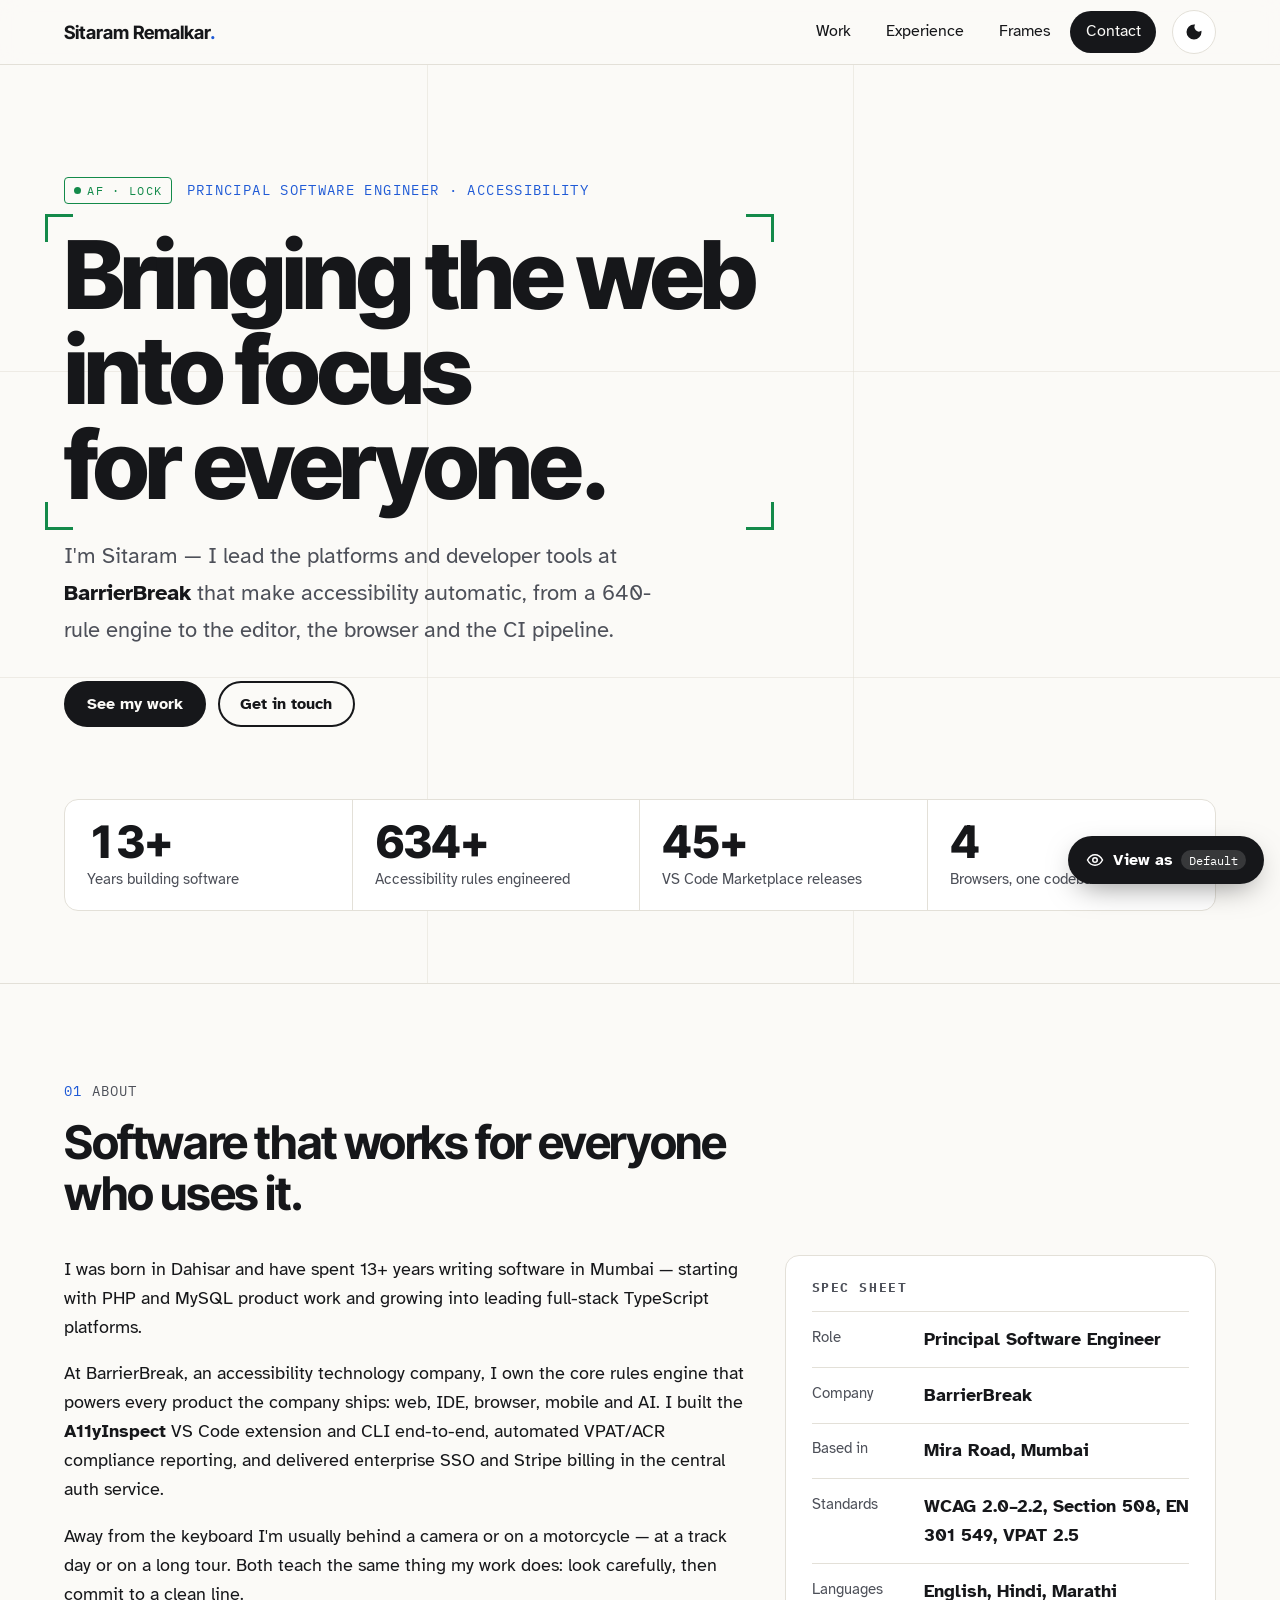
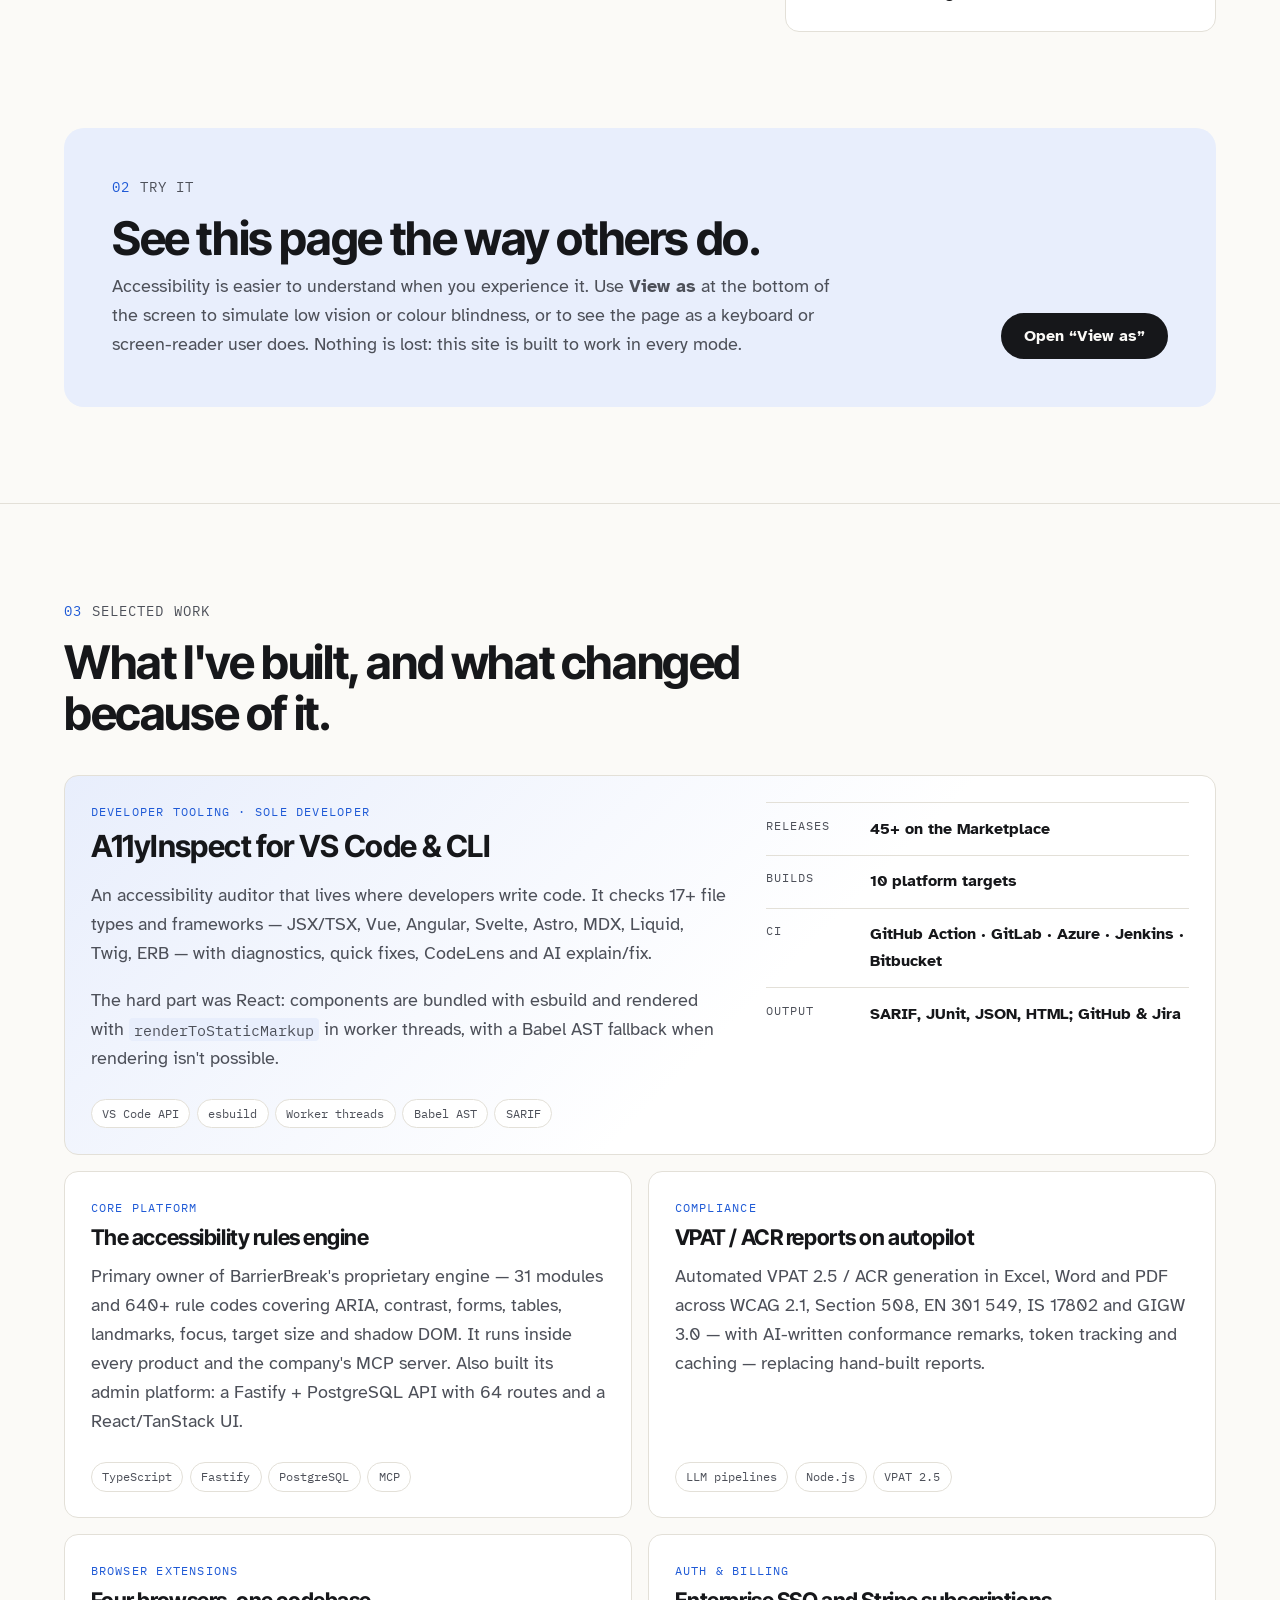
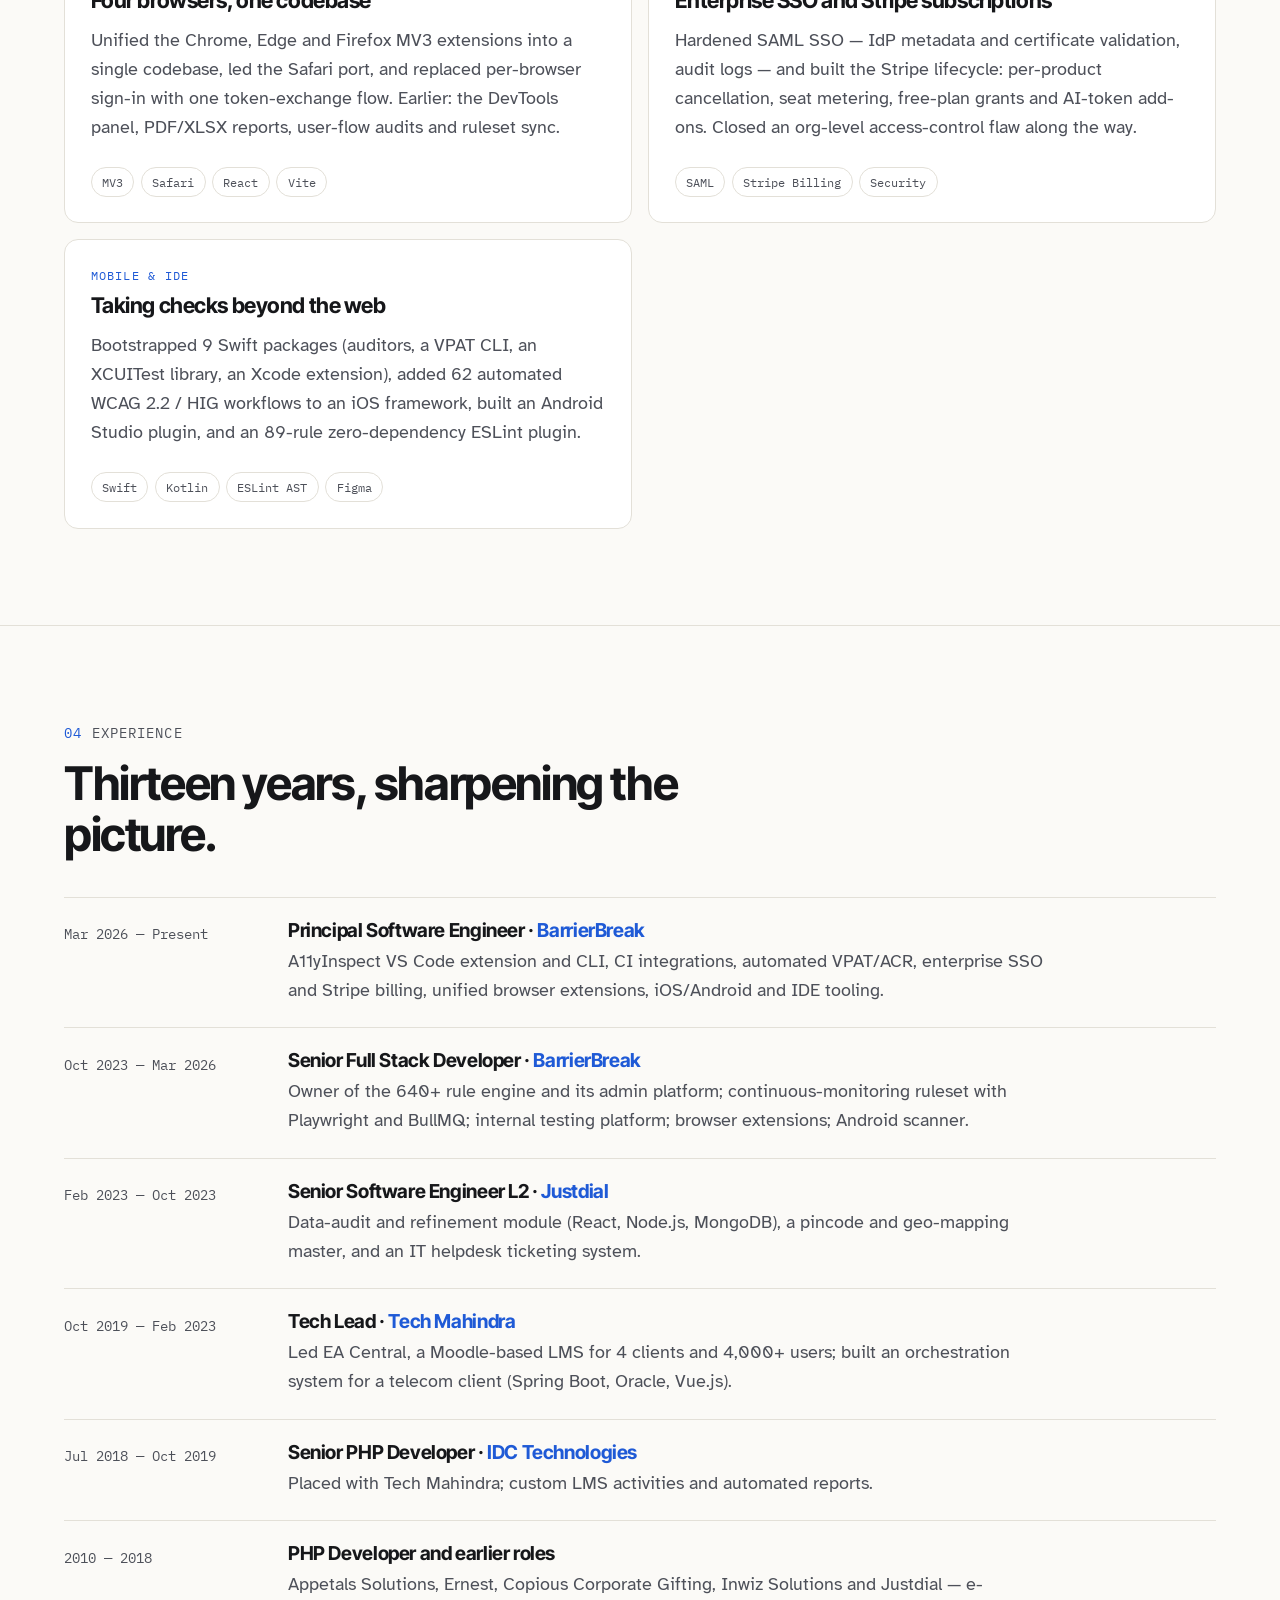
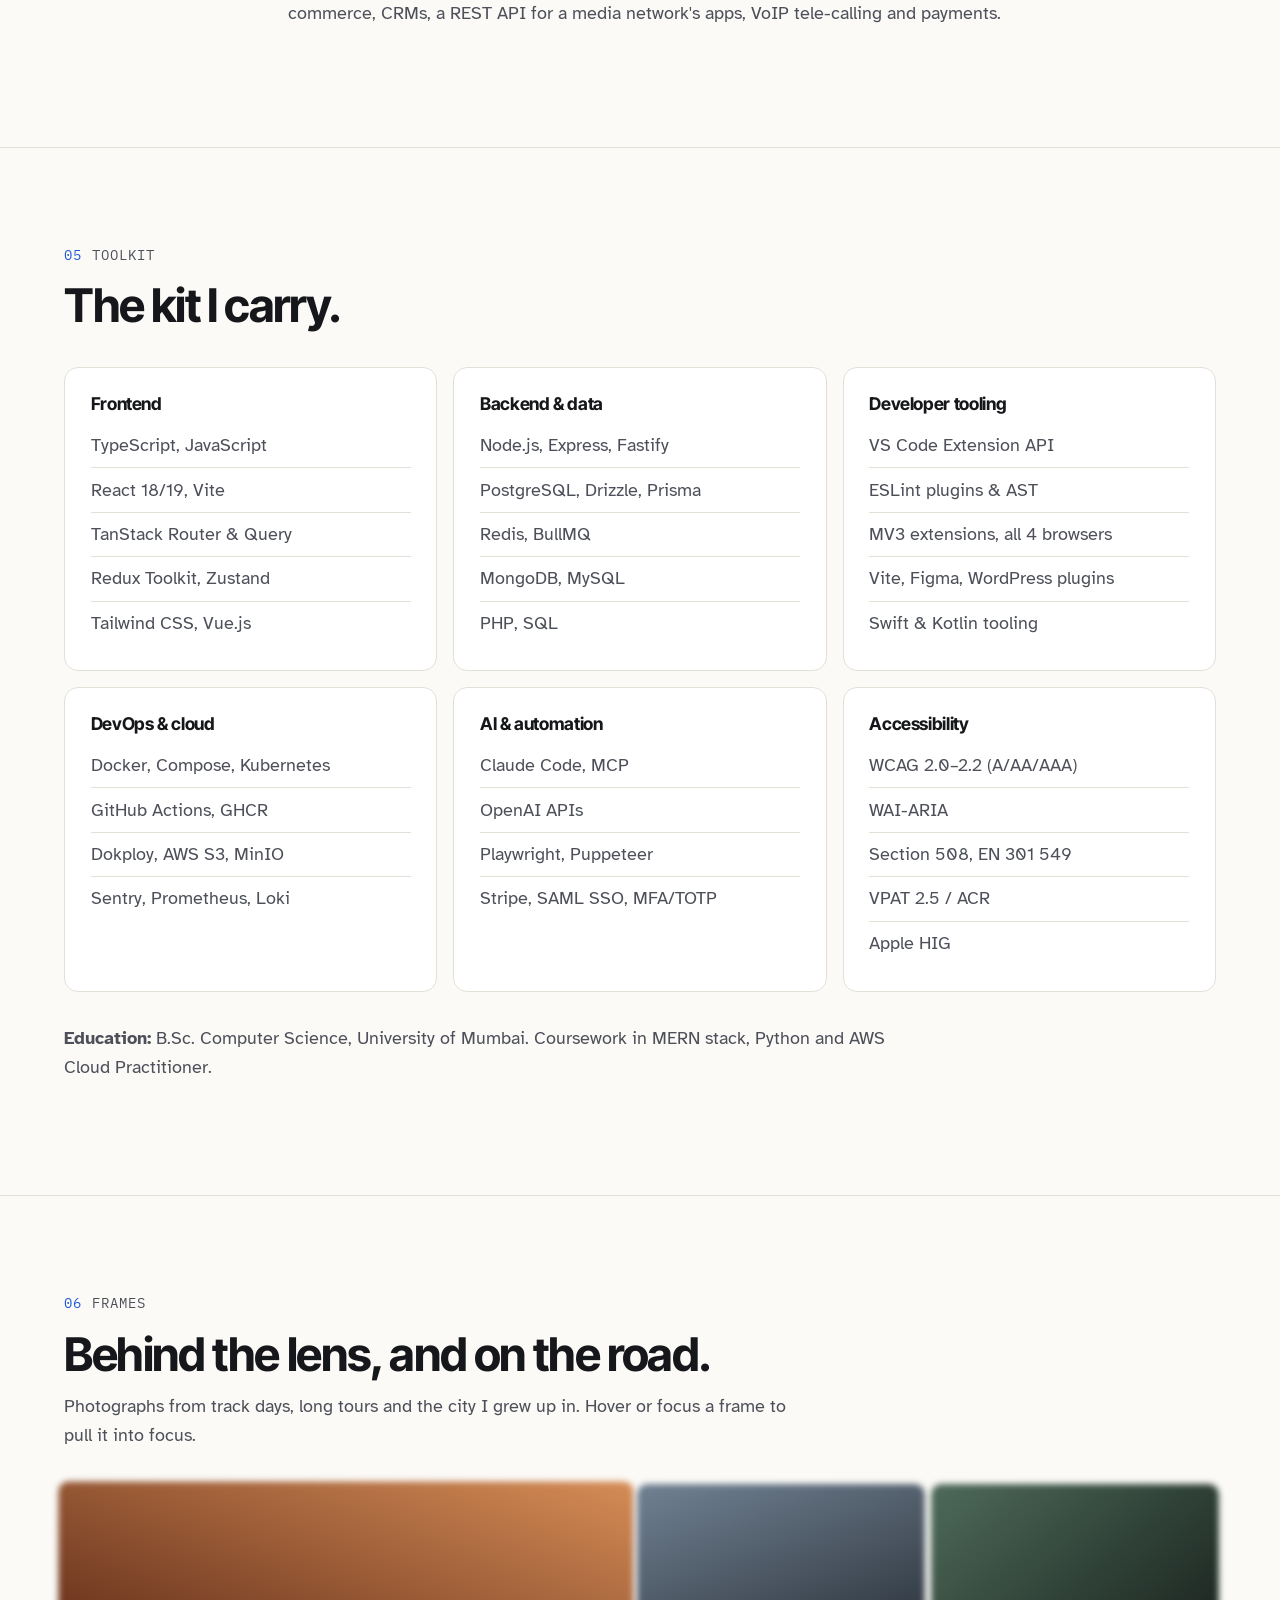
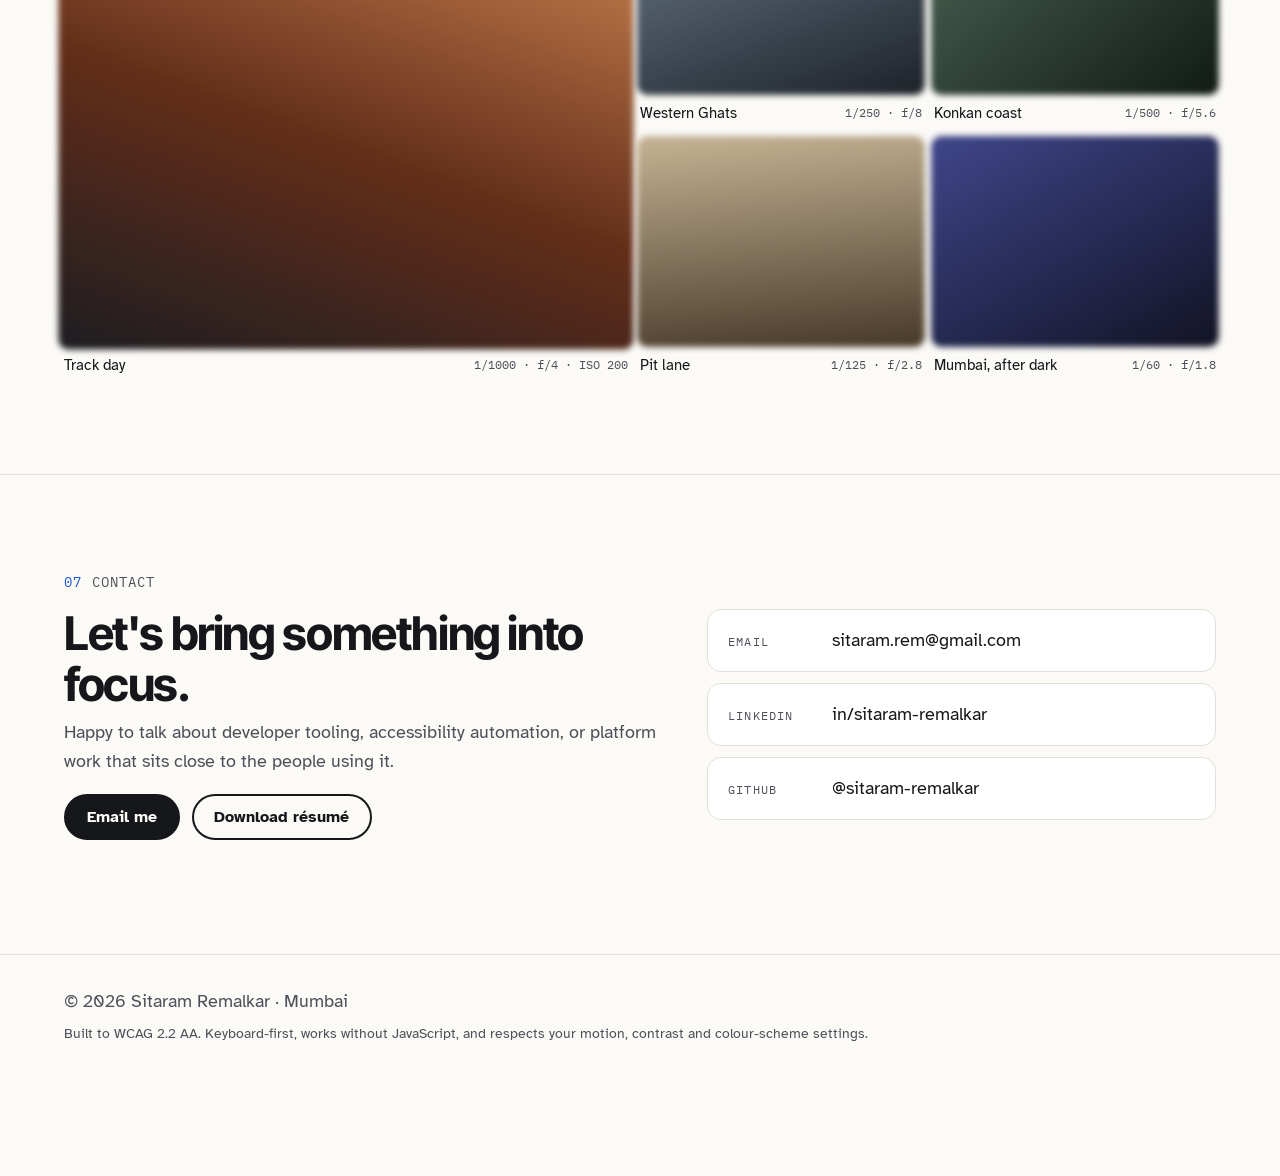
<file: index.html>
<!doctype html>
<html lang="en">
<head>
  <meta charset="utf-8">
  <meta name="viewport" content="width=device-width, initial-scale=1">
  <title>Sitaram Remalkar — Principal Software Engineer, Accessibility</title>
  <meta name="description" content="Sitaram Remalkar is a Principal Software Engineer at BarrierBreak in Mumbai, building full-stack platforms, developer tooling and accessibility automation.">
  <meta name="color-scheme" content="light dark">
  <meta name="theme-color" content="#fbfaf7" media="(prefers-color-scheme: light)">
  <meta name="theme-color" content="#111214" media="(prefers-color-scheme: dark)">
  <meta property="og:title" content="Sitaram Remalkar — Bringing the web into focus">
  <meta property="og:description" content="Principal Software Engineer building the platforms and developer tools that make accessibility automatic.">
  <meta property="og:type" content="website">
  <link rel="icon" href="favicon.svg" type="image/svg+xml">
  <link rel="preconnect" href="https://fonts.googleapis.com">
  <link rel="preconnect" href="https://fonts.gstatic.com" crossorigin>
  <link href="https://fonts.googleapis.com/css2?family=Inter+Tight:wght@500;600;700;800&family=Atkinson+Hyperlegible:ital,wght@0,400;0,700;1,400&family=IBM+Plex+Mono:wght@400;500&display=swap" rel="stylesheet">
  <link rel="stylesheet" href="styles.css">
  <script>
    document.documentElement.classList.add('js');
    try { var t = localStorage.getItem('theme'); if (t) document.documentElement.dataset.theme = t; } catch (e) {}
  </script>
</head>
<body>
  <a class="skip-link" href="#main">Skip to main content</a>

  <!-- Everything inside .page is what the "View as" simulations act on. -->
  <div class="page" id="page">
    <header class="site-header" data-sr="banner">
      <div class="wrap header-inner">
        <a class="brand" href="#top">Sitaram Remalkar<span aria-hidden="true">.</span></a>
        <nav aria-label="Primary" data-sr="navigation">
          <ul class="nav-list">
            <li><a href="#work">Work</a></li>
            <li><a href="#experience">Experience</a></li>
            <li><a href="#frames">Frames</a></li>
            <li><a href="#contact">Contact</a></li>
          </ul>
        </nav>
        <button class="icon-btn theme-toggle" type="button" aria-pressed="false" hidden>
          <span class="visually-hidden">Dark theme</span>
          <svg aria-hidden="true" focusable="false" width="20" height="20" viewBox="0 0 24 24"><path fill="currentColor" d="M12 3a9 9 0 1 0 9 9c0-.46-.04-.92-.1-1.36A5.5 5.5 0 0 1 13.36 3.1 9.3 9.3 0 0 0 12 3z"/></svg>
        </button>
      </div>
    </header>

    <main id="main" tabindex="-1" data-sr="main">
      <!-- ================= HERO ================= -->
      <section class="hero" id="top" aria-labelledby="hero-title">
        <div class="thirds" aria-hidden="true"><i></i><i></i><i></i><i></i></div>
        <div class="wrap hero-inner">
          <p class="kicker mono"><span class="af-status" aria-hidden="true"><span class="af-dot"></span><span class="af-text">AF-C</span></span>Principal Software Engineer · Accessibility</p>
          <div class="headline-wrap">
            <span class="af-box" aria-hidden="true"><i></i><i></i><i></i><i></i></span>
            <h1 id="hero-title" class="headline">
              <span class="w">Bringing</span> <span class="w">the</span> <span class="w">web</span><br class="br-lg">
              <span class="w">into</span> <span class="w focus-word">focus</span><br>
              <span class="w">for</span> <span class="w">everyone.</span>
            </h1>
          </div>
          <p class="lede">I'm Sitaram — I lead the platforms and developer tools at <strong>BarrierBreak</strong> that make accessibility automatic, from a 640-rule engine to the editor, the browser and the CI pipeline.</p>
          <p class="actions">
            <a class="btn btn-primary" href="#work">See my work</a>
            <a class="btn btn-ghost" href="#contact">Get in touch</a>
          </p>

          <dl class="stats" aria-label="Highlights">
            <div><dt>Years building software</dt><dd><span class="count" data-to="13">13</span>+</dd></div>
            <div><dt>Accessibility rules engineered</dt><dd><span class="count" data-to="640">640</span>+</dd></div>
            <div><dt>VS Code Marketplace releases</dt><dd><span class="count" data-to="45">45</span>+</dd></div>
            <div><dt>Browsers, one codebase</dt><dd><span class="count" data-to="4">4</span></dd></div>
          </dl>
        </div>
      </section>

      <!-- ================= ABOUT ================= -->
      <section class="section reveal" id="about" aria-labelledby="about-title">
        <div class="wrap">
          <div class="sec-head">
            <p class="sec-num mono"><span>01</span> About</p>
            <h2 id="about-title">Software that works for everyone who uses it.</h2>
          </div>
          <div class="about-grid">
            <div class="prose">
              <p>I was born in Dahisar and have spent 13+ years writing software in Mumbai — starting with PHP and MySQL product work and growing into leading full-stack TypeScript platforms.</p>
              <p>At BarrierBreak, an accessibility technology company, I own the core rules engine that powers every product the company ships: web, IDE, browser, mobile and AI. I built the <strong>A11yInspect</strong> VS Code extension and CLI end-to-end, automated VPAT/ACR compliance reporting, and delivered enterprise SSO and Stripe billing in the central auth service.</p>
              <p>Away from the keyboard I'm usually behind a camera or on a motorcycle — at a track day or on a long tour. Both teach the same thing my work does: look carefully, then commit to a clean line.</p>
            </div>
            <aside class="card facts" aria-labelledby="facts-title">
              <h3 id="facts-title" class="mono">Spec sheet</h3>
              <dl>
                <div><dt>Role</dt><dd>Principal Software Engineer</dd></div>
                <div><dt>Company</dt><dd>BarrierBreak</dd></div>
                <div><dt>Based in</dt><dd>Mira Road, Mumbai</dd></div>
                <div><dt>Standards</dt><dd>WCAG 2.0–2.2, Section 508, EN 301 549, VPAT 2.5</dd></div>
                <div><dt>Languages</dt><dd>English, Hindi, Marathi</dd></div>
              </dl>
            </aside>
          </div>
        </div>
      </section>

      <!-- ================= VIEW AS (intro) ================= -->
      <section class="section reveal viewas-intro" aria-labelledby="viewas-title">
        <div class="wrap viewas-card">
          <div>
            <p class="sec-num mono"><span>02</span> Try it</p>
            <h2 id="viewas-title">See this page the way others do.</h2>
            <p class="muted">Accessibility is easier to understand when you experience it. Use <strong>View as</strong> at the bottom of the screen to simulate low vision or colour blindness, or to see the page as a keyboard or screen-reader user does. Nothing is lost: this site is built to work in every mode.</p>
          </div>
          <button class="btn btn-primary" type="button" data-open-dock>Open “View as”</button>
        </div>
      </section>

      <!-- ================= WORK ================= -->
      <section class="section reveal" id="work" aria-labelledby="work-title">
        <div class="wrap">
          <div class="sec-head">
            <p class="sec-num mono"><span>03</span> Selected work</p>
            <h2 id="work-title">What I've built, and what changed because of it.</h2>
          </div>

          <ul class="work-list" role="list">
            <li class="card work featured">
              <div>
                <p class="tag mono">Developer tooling · sole developer</p>
                <h3>A11yInspect for VS Code &amp; CLI</h3>
                <p>An accessibility auditor that lives where developers write code. It checks 17+ file types and frameworks — JSX/TSX, Vue, Angular, Svelte, Astro, MDX, Liquid, Twig, ERB — with diagnostics, quick fixes, CodeLens and AI explain/fix.</p>
                <p>The hard part was React: components are bundled with esbuild and rendered with <code>renderToStaticMarkup</code> in worker threads, with a Babel AST fallback when rendering isn't possible.</p>
                <ul class="chips" role="list"><li>VS Code API</li><li>esbuild</li><li>Worker threads</li><li>Babel AST</li><li>SARIF</li></ul>
              </div>
              <dl class="kv">
                <div><dt>Releases</dt><dd>45+ on the Marketplace</dd></div>
                <div><dt>Builds</dt><dd>10 platform targets</dd></div>
                <div><dt>CI</dt><dd>GitHub Action · GitLab · Azure · Jenkins · Bitbucket</dd></div>
                <div><dt>Output</dt><dd>SARIF, JUnit, JSON, HTML; GitHub &amp; Jira</dd></div>
              </dl>
            </li>

            <li class="card work">
              <p class="tag mono">Core platform</p>
              <h3>The accessibility rules engine</h3>
              <p>Primary owner of BarrierBreak's proprietary engine — 31 modules and 640+ rule codes covering ARIA, contrast, forms, tables, landmarks, focus, target size and shadow DOM. It runs inside every product and the company's MCP server. Also built its admin platform: a Fastify + PostgreSQL API with 64 routes and a React/TanStack UI.</p>
              <ul class="chips" role="list"><li>TypeScript</li><li>Fastify</li><li>PostgreSQL</li><li>MCP</li></ul>
            </li>

            <li class="card work">
              <p class="tag mono">Compliance</p>
              <h3>VPAT / ACR reports on autopilot</h3>
              <p>Automated VPAT 2.5 / ACR generation in Excel, Word and PDF across WCAG 2.1, Section 508, EN 301 549, IS 17802 and GIGW 3.0 — with AI-written conformance remarks, token tracking and caching — replacing hand-built reports.</p>
              <ul class="chips" role="list"><li>LLM pipelines</li><li>Node.js</li><li>VPAT 2.5</li></ul>
            </li>

            <li class="card work">
              <p class="tag mono">Browser extensions</p>
              <h3>Four browsers, one codebase</h3>
              <p>Unified the Chrome, Edge and Firefox MV3 extensions into a single codebase, led the Safari port, and replaced per-browser sign-in with one token-exchange flow. Earlier: the DevTools panel, PDF/XLSX reports, user-flow audits and ruleset sync.</p>
              <ul class="chips" role="list"><li>MV3</li><li>Safari</li><li>React</li><li>Vite</li></ul>
            </li>

            <li class="card work">
              <p class="tag mono">Auth &amp; billing</p>
              <h3>Enterprise SSO and Stripe subscriptions</h3>
              <p>Hardened SAML SSO — IdP metadata and certificate validation, audit logs — and built the Stripe lifecycle: per-product cancellation, seat metering, free-plan grants and AI-token add-ons. Closed an org-level access-control flaw along the way.</p>
              <ul class="chips" role="list"><li>SAML</li><li>Stripe Billing</li><li>Security</li></ul>
            </li>

            <li class="card work">
              <p class="tag mono">Mobile &amp; IDE</p>
              <h3>Taking checks beyond the web</h3>
              <p>Bootstrapped 9 Swift packages (auditors, a VPAT CLI, an XCUITest library, an Xcode extension), added 62 automated WCAG 2.2 / HIG workflows to an iOS framework, built an Android Studio plugin, and an 89-rule zero-dependency ESLint plugin.</p>
              <ul class="chips" role="list"><li>Swift</li><li>Kotlin</li><li>ESLint AST</li><li>Figma</li></ul>
            </li>
          </ul>
        </div>
      </section>

      <!-- ================= EXPERIENCE ================= -->
      <section class="section reveal" id="experience" aria-labelledby="exp-title">
        <div class="wrap">
          <div class="sec-head">
            <p class="sec-num mono"><span>04</span> Experience</p>
            <h2 id="exp-title">Thirteen years, sharpening the picture.</h2>
          </div>
          <ol class="timeline" role="list">
            <li><p class="when mono">Mar 2026 — Present</p><div><h3>Principal Software Engineer · <span class="org">BarrierBreak</span></h3><p>A11yInspect VS Code extension and CLI, CI integrations, automated VPAT/ACR, enterprise SSO and Stripe billing, unified browser extensions, iOS/Android and IDE tooling.</p></div></li>
            <li><p class="when mono">Oct 2023 — Mar 2026</p><div><h3>Senior Full Stack Developer · <span class="org">BarrierBreak</span></h3><p>Owner of the 640+ rule engine and its admin platform; continuous-monitoring ruleset with Playwright and BullMQ; internal testing platform; browser extensions; Android scanner.</p></div></li>
            <li><p class="when mono">Feb 2023 — Oct 2023</p><div><h3>Senior Software Engineer L2 · <span class="org">Justdial</span></h3><p>Data-audit and refinement module (React, Node.js, MongoDB), a pincode and geo-mapping master, and an IT helpdesk ticketing system.</p></div></li>
            <li><p class="when mono">Oct 2019 — Feb 2023</p><div><h3>Tech Lead · <span class="org">Tech Mahindra</span></h3><p>Led EA Central, a Moodle-based LMS for 4 clients and 4,000+ users; built an orchestration system for a telecom client (Spring Boot, Oracle, Vue.js).</p></div></li>
            <li><p class="when mono">Jul 2018 — Oct 2019</p><div><h3>Senior PHP Developer · <span class="org">IDC Technologies</span></h3><p>Placed with Tech Mahindra; custom LMS activities and automated reports.</p></div></li>
            <li><p class="when mono">2010 — 2018</p><div><h3>PHP Developer and earlier roles</h3><p>Appetals Solutions, Ernest, Copious Corporate Gifting, Inwiz Solutions and Justdial — e-commerce, CRMs, a REST API for a media network's apps, VoIP tele-calling and payments.</p></div></li>
          </ol>
        </div>
      </section>

      <!-- ================= SKILLS ================= -->
      <section class="section reveal" id="skills" aria-labelledby="skills-title">
        <div class="wrap">
          <div class="sec-head">
            <p class="sec-num mono"><span>05</span> Toolkit</p>
            <h2 id="skills-title">The kit I carry.</h2>
          </div>
          <div class="skills-grid">
            <section class="card" aria-labelledby="sk1"><h3 id="sk1">Frontend</h3><ul role="list"><li>TypeScript, JavaScript</li><li>React 18/19, Vite</li><li>TanStack Router &amp; Query</li><li>Redux Toolkit, Zustand</li><li>Tailwind CSS, Vue.js</li></ul></section>
            <section class="card" aria-labelledby="sk2"><h3 id="sk2">Backend &amp; data</h3><ul role="list"><li>Node.js, Express, Fastify</li><li>PostgreSQL, Drizzle, Prisma</li><li>Redis, BullMQ</li><li>MongoDB, MySQL</li><li>PHP, SQL</li></ul></section>
            <section class="card" aria-labelledby="sk3"><h3 id="sk3">Developer tooling</h3><ul role="list"><li>VS Code Extension API</li><li>ESLint plugins &amp; AST</li><li>MV3 extensions, all 4 browsers</li><li>Vite, Figma, WordPress plugins</li><li>Swift &amp; Kotlin tooling</li></ul></section>
            <section class="card" aria-labelledby="sk4"><h3 id="sk4">DevOps &amp; cloud</h3><ul role="list"><li>Docker, Compose, Kubernetes</li><li>GitHub Actions, GHCR</li><li>Dokploy, AWS S3, MinIO</li><li>Sentry, Prometheus, Loki</li></ul></section>
            <section class="card" aria-labelledby="sk5"><h3 id="sk5">AI &amp; automation</h3><ul role="list"><li>Claude Code, MCP</li><li>OpenAI APIs</li><li>Playwright, Puppeteer</li><li>Stripe, SAML SSO, MFA/TOTP</li></ul></section>
            <section class="card" aria-labelledby="sk6"><h3 id="sk6">Accessibility</h3><ul role="list"><li>WCAG 2.0–2.2 (A/AA/AAA)</li><li>WAI-ARIA</li><li>Section 508, EN 301 549</li><li>VPAT 2.5 / ACR</li><li>Apple HIG</li></ul></section>
          </div>
          <p class="edu muted"><strong>Education:</strong> B.Sc. Computer Science, University of Mumbai. Coursework in MERN stack, Python and AWS Cloud Practitioner.</p>
        </div>
      </section>

      <!-- ================= FRAMES ================= -->
      <section class="section reveal" id="frames" aria-labelledby="frames-title">
        <div class="wrap">
          <div class="sec-head">
            <p class="sec-num mono"><span>06</span> Frames</p>
            <h2 id="frames-title">Behind the lens, and on the road.</h2>
            <p class="muted sec-sub">Photographs from track days, long tours and the city I grew up in. Hover or focus a frame to pull it into focus.</p>
          </div>
          <!-- To use your photos: replace each <div class="ph"> with
               <img src="photos/your-file.jpg" alt="Describe what's in the photo" loading="lazy"> -->
          <ul class="gallery" role="list">
            <li><figure tabindex="0"><div class="ph ph1" role="img" aria-label="Placeholder for a track-day photo"></div><figcaption><span>Track day</span><span class="mono exif">1/1000 · f/4 · ISO 200</span></figcaption></figure></li>
            <li><figure tabindex="0"><div class="ph ph2" role="img" aria-label="Placeholder for a touring photo in the Western Ghats"></div><figcaption><span>Western Ghats</span><span class="mono exif">1/250 · f/8</span></figcaption></figure></li>
            <li><figure tabindex="0"><div class="ph ph3" role="img" aria-label="Placeholder for a photo of the Konkan coast road"></div><figcaption><span>Konkan coast</span><span class="mono exif">1/500 · f/5.6</span></figcaption></figure></li>
            <li><figure tabindex="0"><div class="ph ph4" role="img" aria-label="Placeholder for a portrait in the pit lane"></div><figcaption><span>Pit lane</span><span class="mono exif">1/125 · f/2.8</span></figcaption></figure></li>
            <li><figure tabindex="0"><div class="ph ph5" role="img" aria-label="Placeholder for a night photo of Mumbai"></div><figcaption><span>Mumbai, after dark</span><span class="mono exif">1/60 · f/1.8</span></figcaption></figure></li>
          </ul>
        </div>
      </section>

      <!-- ================= CONTACT ================= -->
      <section class="section reveal contact" id="contact" aria-labelledby="contact-title">
        <div class="wrap contact-grid">
          <div>
            <p class="sec-num mono"><span>07</span> Contact</p>
            <h2 id="contact-title">Let's bring something into focus.</h2>
            <p class="muted">Happy to talk about developer tooling, accessibility automation, or platform work that sits close to the people using it.</p>
            <p class="actions"><a class="btn btn-primary" href="mailto:sitaram.rem@gmail.com">Email me</a><a class="btn btn-ghost" href="resume.pdf">Download résumé</a></p>
          </div>
          <ul class="contact-links" role="list">
            <li><a href="mailto:sitaram.rem@gmail.com"><span class="label mono">Email</span><span>sitaram.rem@gmail.com</span></a></li>
            <li><a href="https://www.linkedin.com/in/sitaram-remalkar" rel="noopener"><span class="label mono">LinkedIn</span><span>in/sitaram-remalkar</span></a></li>
            <li><a href="https://github.com/sitaram-remalkar" rel="noopener"><span class="label mono">GitHub</span><span>@sitaram-remalkar</span></a></li>
          </ul>
        </div>
      </section>
    </main>

    <footer class="site-footer" data-sr="contentinfo">
      <div class="wrap footer-inner">
        <p>© <span id="year">2026</span> Sitaram Remalkar · Mumbai</p>
        <p class="small">Built to WCAG 2.2 AA. Keyboard-first, works without JavaScript, and respects your motion, contrast and colour-scheme settings.</p>
      </div>
    </footer>
  </div>

  <!-- ================= VIEW AS DOCK (outside .page so simulations never affect it) ================= -->
  <aside class="dock" aria-label="View this site as" hidden>
    <button class="dock-toggle" type="button" aria-expanded="false" aria-controls="dock-panel">
      <svg aria-hidden="true" width="18" height="18" viewBox="0 0 24 24" fill="none" stroke="currentColor" stroke-width="2"><path d="M2 12s3.6-7 10-7 10 7 10 7-3.6 7-10 7S2 12 2 12z"/><circle cx="12" cy="12" r="3"/></svg>
      <span>View as</span><span class="dock-current mono">Default</span>
    </button>
    <div class="dock-panel" id="dock-panel" hidden>
      <fieldset>
        <legend class="mono">View this site as…</legend>
        <div class="dock-opts">
          <label><input type="radio" name="sim" value="default" checked><span>Default</span></label>
          <label><input type="radio" name="sim" value="low-vision"><span>Low vision</span></label>
          <label><input type="radio" name="sim" value="colour-blind"><span>Colour blind</span></label>
          <label><input type="radio" name="sim" value="keyboard"><span>Keyboard only</span></label>
          <label><input type="radio" name="sim" value="screen-reader"><span>Screen reader</span></label>
        </div>
      </fieldset>
      <p class="dock-note" aria-live="polite">You're seeing the page as most sighted mouse users do.</p>
    </div>
  </aside>

  <!-- AF focus brackets that follow keyboard focus -->
  <div class="af-ring" aria-hidden="true"><i></i><i></i><i></i><i></i></div>

  <!-- Colour-blindness simulation (deuteranopia, the most common type) -->
  <svg width="0" height="0" style="position:absolute" aria-hidden="true" focusable="false">
    <filter id="deuteranopia" color-interpolation-filters="linearRGB">
      <feColorMatrix type="matrix" values="0.367 0.861 -0.228 0 0  0.280 0.673 0.047 0 0  -0.012 0.043 0.969 0 0  0 0 0 1 0"/>
    </filter>
  </svg>

  <script src="script.js" defer></script>
</body>
</html>
</file>
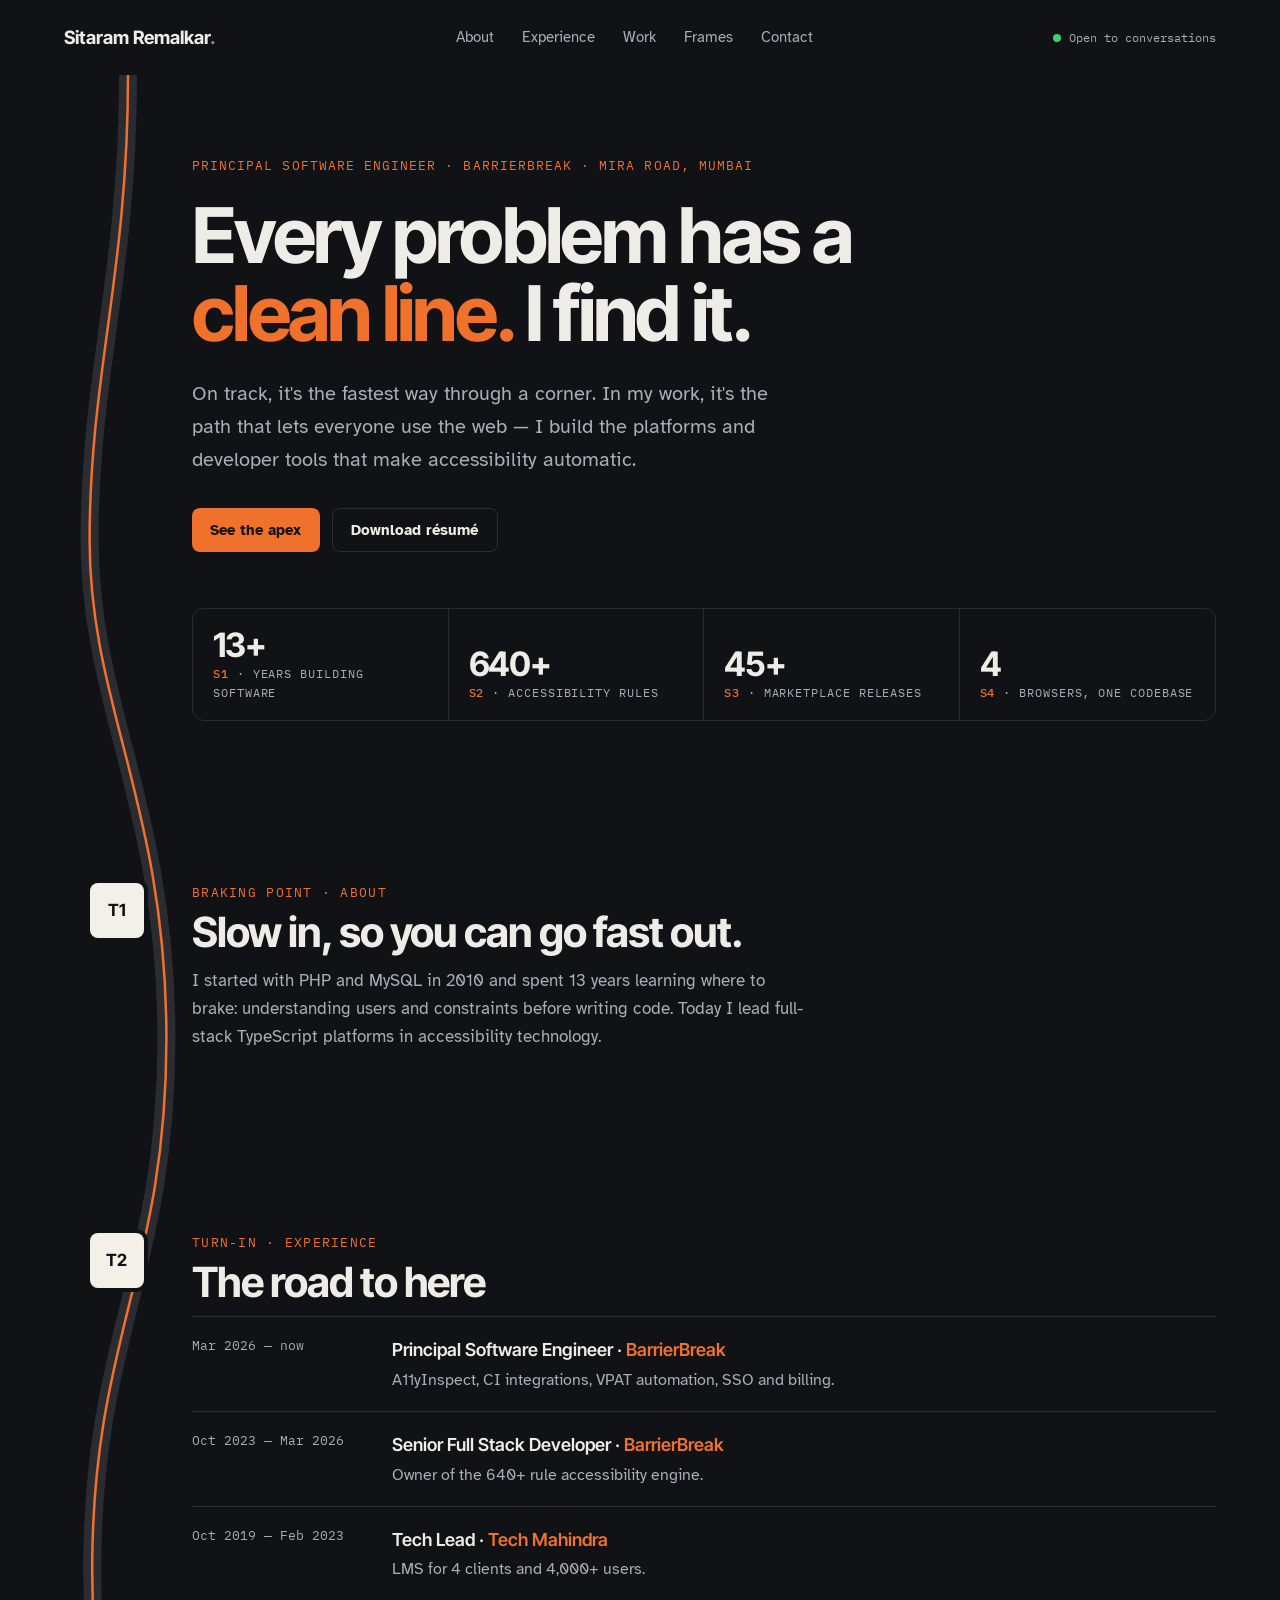
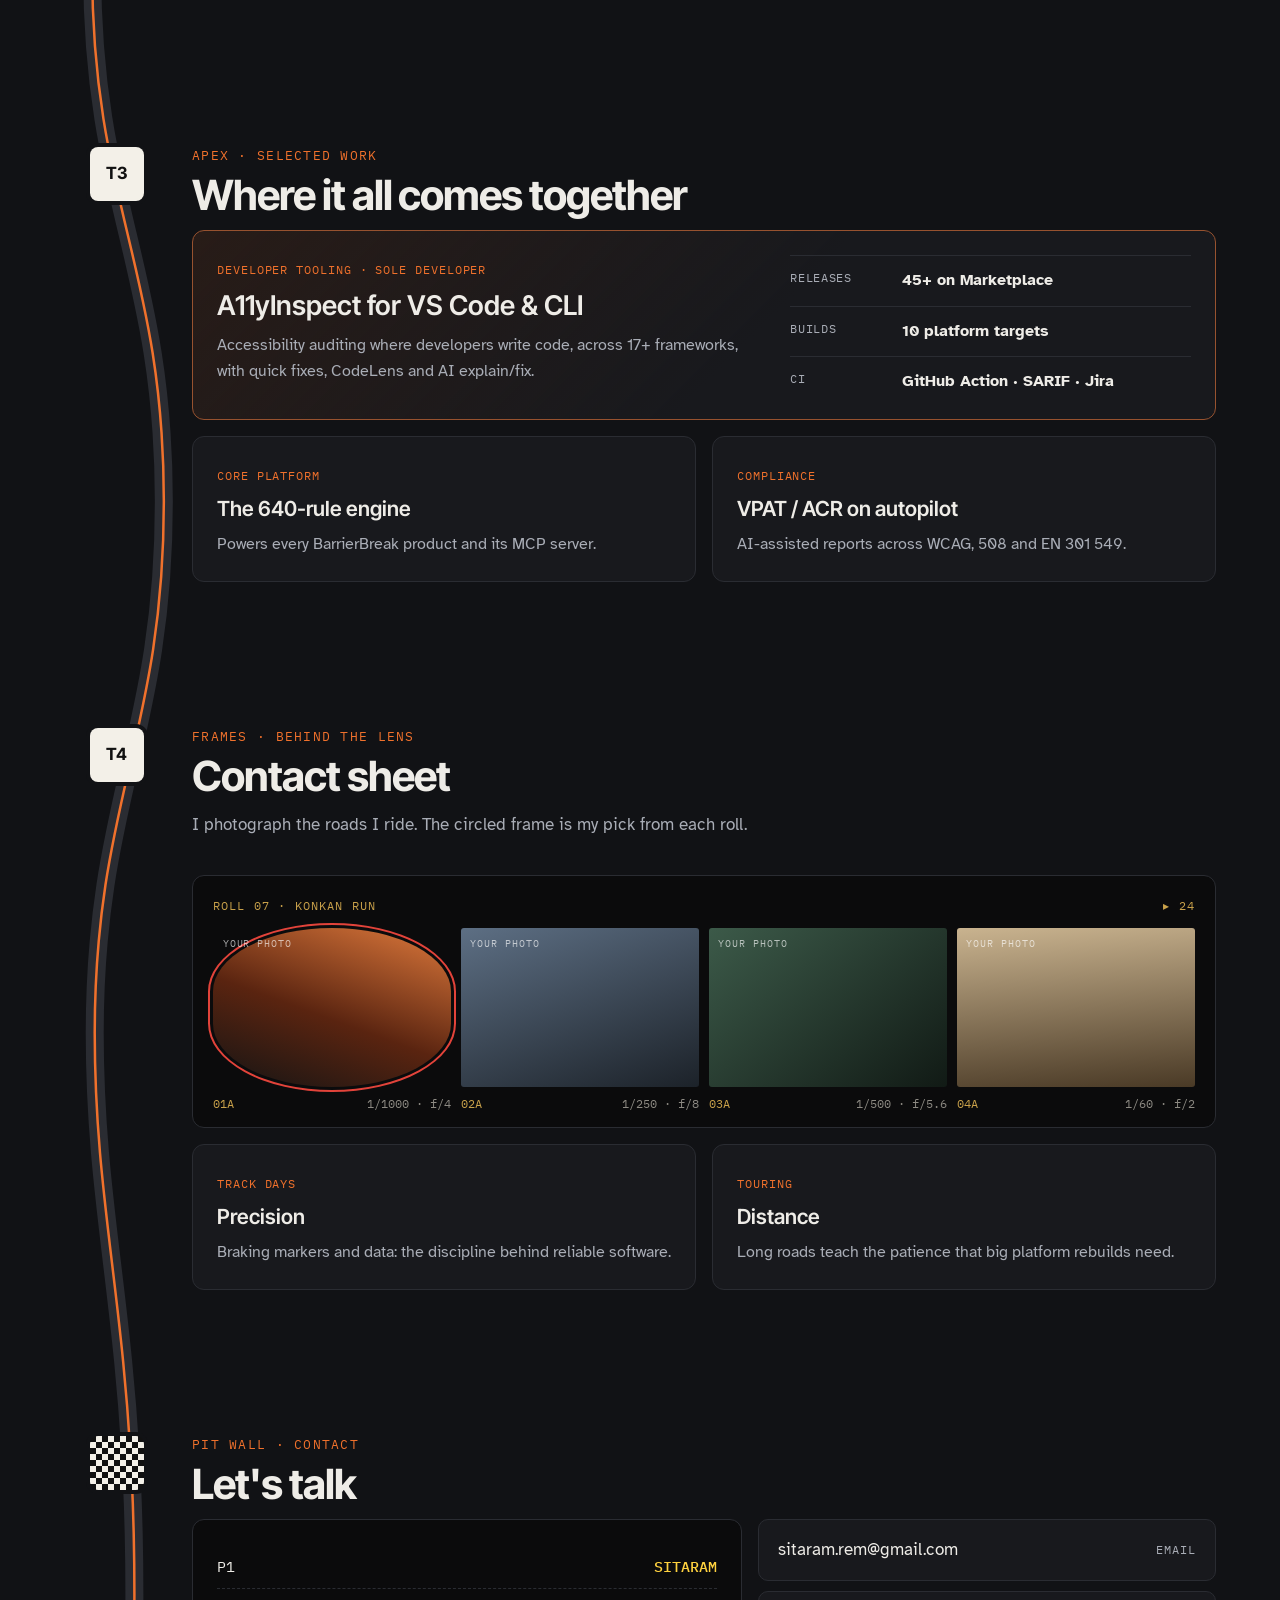
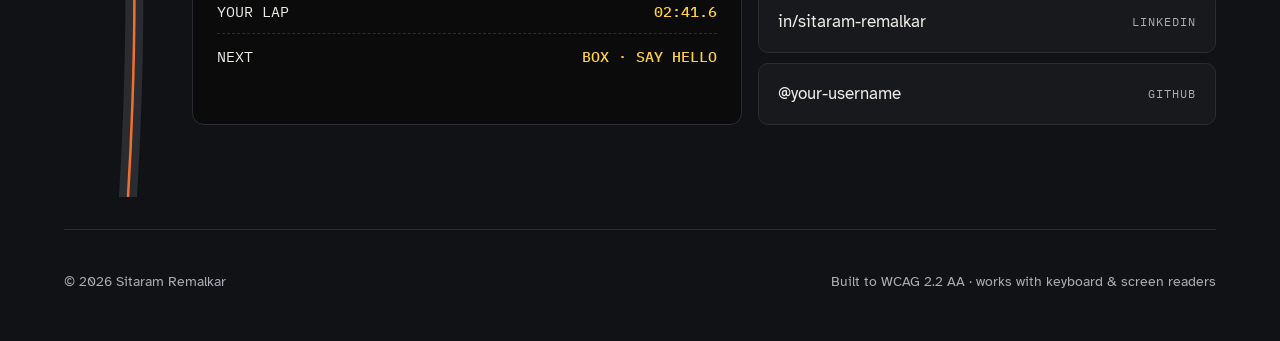
<file: docs/concepts/concept-line.html>
<!doctype html>
<html lang="en">
<head>
<meta charset="utf-8">
<meta name="viewport" content="width=device-width, initial-scale=1">
<title>Sitaram Remalkar — Concept C: The Racing Line</title>
<link href="https://fonts.googleapis.com/css2?family=Inter+Tight:wght@500;600;700&family=Atkinson+Hyperlegible:wght@400;700&family=IBM+Plex+Mono:wght@400;500&display=swap" rel="stylesheet">
<style>
:root{
  --bg:#111215; --surface:#18191d; --line:#2a2c32;
  --text:#eeece7; --muted:#a9adb6; --accent:#f0712c; --plate:#f3f0e8;
  --display:"Inter Tight","Helvetica Neue",Arial,sans-serif;
  --body:"Atkinson Hyperlegible",system-ui,sans-serif;
  --mono:"IBM Plex Mono",ui-monospace,monospace;
  --gutter:8rem;
}
*{box-sizing:border-box}
body{margin:0;background:var(--bg);color:var(--text);font-family:var(--body);font-size:1.075rem;line-height:1.65}
.wrap{width:min(100% - 2rem,72rem);margin-inline:auto}
header{display:flex;align-items:center;justify-content:space-between;padding:1.4rem 0}
.brand{font-family:var(--display);font-weight:700;font-size:1.15rem}
.brand b{color:var(--accent)}
nav ul{display:flex;gap:1.75rem;list-style:none;margin:0;padding:0;font-size:.95rem}
nav a{color:var(--muted);text-decoration:none}
.status{font-family:var(--mono);font-size:.78rem;color:var(--muted);display:flex;align-items:center;gap:.5rem}
.status i{width:8px;height:8px;border-radius:50%;background:#3ecf6e;display:inline-block}

/* ---------- course: racing line rail ---------- */
.course{position:relative;padding-left:var(--gutter)}
.rail{position:absolute;left:0;top:0;width:var(--gutter);height:100%;pointer-events:none}
.rail path{vector-effect:non-scaling-stroke}

/* hero */
.hero{padding:5rem 0 4.5rem;position:relative}
.kicker{font-family:var(--mono);font-size:.82rem;letter-spacing:.08em;text-transform:uppercase;color:var(--accent);margin:0 0 1.25rem}
h1{font-family:var(--display);font-weight:700;font-size:clamp(2.6rem,6.3vw,4.8rem);line-height:1.02;letter-spacing:-.035em;margin:0 0 1.5rem;max-width:15ch}
h1 em{font-style:normal;color:var(--accent)}
.lede{font-size:1.25rem;color:var(--muted);max-width:46ch;margin:0 0 2rem}
.actions{display:flex;gap:.75rem;flex-wrap:wrap;margin:0}
.btn{display:inline-flex;align-items:center;min-height:2.75rem;padding:0 1.15rem;border-radius:8px;font-weight:700;text-decoration:none;font-size:.95rem}
.btn-p{background:var(--accent);color:#141414}
.btn-g{border:1px solid var(--line);color:var(--text)}
.sector{display:grid;grid-template-columns:repeat(4,1fr);margin-top:3.5rem;border:1px solid var(--line);border-radius:12px;overflow:hidden}
.sector div{padding:1.1rem 1.25rem;border-right:1px solid var(--line);display:flex;flex-direction:column-reverse}
.sector div:last-child{border-right:0}
.sector dd{margin:0;font-family:var(--display);font-weight:700;font-size:2.1rem;letter-spacing:-.03em;line-height:1.1}
.sector dt{font-family:var(--mono);font-size:.72rem;text-transform:uppercase;letter-spacing:.08em;color:var(--muted)}
.sector dt b{color:var(--accent);font-weight:500}

/* corner sign + section heads */
section.s{padding:4.5rem 0;position:relative}
.sign{position:absolute;left:calc(var(--gutter) * -1 + 1.6rem);top:4.6rem;width:3.4rem;height:3.4rem;border-radius:8px;background:var(--plate);color:#111;display:grid;place-items:center;font-family:var(--display);font-weight:700;font-size:1.05rem;box-shadow:0 0 0 4px var(--bg)}
.phase{font-family:var(--mono);font-size:.8rem;letter-spacing:.1em;text-transform:uppercase;color:var(--accent);margin:0 0 .5rem}
h2{font-family:var(--display);font-weight:700;font-size:clamp(1.9rem,4vw,2.6rem);letter-spacing:-.025em;line-height:1.05;margin:0 0 .75rem}
.intro{color:var(--muted);max-width:56ch;margin:0 0 2.25rem}

.cards{display:grid;grid-template-columns:repeat(2,1fr);gap:1rem}
.card{background:var(--surface);border:1px solid var(--line);border-radius:12px;padding:1.5rem}
.card.apex{grid-column:span 2;display:grid;grid-template-columns:1.35fr 1fr;gap:2rem;border-color:color-mix(in srgb,var(--accent) 55%,var(--line));background:linear-gradient(135deg,rgba(240,113,44,.10),var(--surface) 55%)}
.tag{font-family:var(--mono);font-size:.72rem;color:var(--accent);letter-spacing:.08em;text-transform:uppercase}
.card h3{font-family:var(--display);font-weight:600;font-size:1.3rem;margin:.45rem 0 .55rem;line-height:1.2}
.card.apex h3{font-size:1.7rem}
.card p{margin:0;color:var(--muted);font-size:1rem}
.kv{margin:0;display:grid;gap:.75rem}
.kv div{display:grid;grid-template-columns:7rem 1fr;border-top:1px solid var(--line);padding-top:.75rem}
.kv dt{font-family:var(--mono);font-size:.74rem;text-transform:uppercase;letter-spacing:.06em;color:var(--muted)}
.kv dd{margin:0;font-weight:700;font-size:.98rem}

.log{list-style:none;margin:0;padding:0}
.log li{display:grid;grid-template-columns:11rem 1fr;gap:1.5rem;padding:1.1rem 0;border-top:1px solid var(--line)}
.log .when{font-family:var(--mono);font-size:.82rem;color:var(--muted)}
.log h3{font-family:var(--display);font-weight:600;font-size:1.12rem;margin:0 0 .2rem}
.log h3 span{color:var(--accent)}
.log p{margin:0;color:var(--muted);font-size:.98rem}

/* contact sheet */
.sheet{background:#0b0b0c;border:1px solid var(--line);border-radius:12px;padding:1.25rem 1.25rem .9rem}
.sheet-top{display:flex;justify-content:space-between;font-family:var(--mono);font-size:.72rem;color:#c9a14a;letter-spacing:.1em;margin-bottom:.8rem}
.frames{display:grid;grid-template-columns:repeat(4,1fr);gap:.6rem}
.frames figure{margin:0}
.frames .img{aspect-ratio:3/2;border-radius:3px;position:relative}
.frames figure:nth-child(1) .img{background:linear-gradient(200deg,#e07a3c,#5a2410 55%,#141414)}
.frames figure:nth-child(2) .img{background:linear-gradient(160deg,#5d6f84,#1c2229)}
.frames figure:nth-child(3) .img{background:linear-gradient(140deg,#3c5a49,#111a15)}
.frames figure:nth-child(4) .img{background:linear-gradient(175deg,#c9b38f,#4a3a26)}
.frames figure:nth-child(1) .img{outline:2px solid #e2433a;outline-offset:3px;border-radius:50% / 40%} /* photographer's grease-pencil pick */
.frames .ph{position:absolute;top:.5rem;left:.6rem;font-family:var(--mono);font-size:.6rem;letter-spacing:.1em;color:rgba(255,255,255,.65);text-transform:uppercase}
.frames figcaption{font-family:var(--mono);font-size:.72rem;color:#c9a14a;margin-top:.45rem;display:flex;justify-content:space-between;gap:.5rem}
.frames figcaption span{color:#8d8a83}
.why{display:grid;grid-template-columns:1fr 1fr;gap:1rem;margin-top:1rem}

/* pit board */
.pitboard{display:grid;grid-template-columns:1.2fr 1fr;gap:1rem;align-items:stretch}
.board{background:#0b0b0c;border:1px solid var(--line);border-radius:12px;padding:1.5rem;font-family:var(--mono)}
.board .row{display:flex;justify-content:space-between;border-bottom:1px dashed var(--line);padding:.6rem 0;font-size:.95rem}
.board .row:last-child{border-bottom:0}
.board .row b{color:#ffd23f;font-weight:500}
.links{display:grid;gap:.6rem}
.links a{display:flex;justify-content:space-between;align-items:center;padding:1rem 1.2rem;border:1px solid var(--line);border-radius:10px;background:var(--surface);color:var(--text);text-decoration:none}
.links a span{font-family:var(--mono);font-size:.75rem;color:var(--muted);text-transform:uppercase;letter-spacing:.08em}
footer{padding:2.5rem 0 3rem;display:flex;justify-content:space-between;color:var(--muted);font-size:.88rem;border-top:1px solid var(--line);margin-top:2rem}

@media (max-width:52rem){
  :root{--gutter:2.25rem}
  nav,.status{display:none}
  .sign{left:-2.25rem;width:2.2rem;height:2.2rem;font-size:.8rem;border-radius:6px;top:4.4rem}
  .s .phase,.s h2{padding-left:.25rem}
  .sector{grid-template-columns:1fr 1fr}
  .sector div:nth-child(2){border-right:0}
  .sector div:nth-child(-n+2){border-bottom:1px solid var(--line)}
  .cards,.why,.pitboard{grid-template-columns:1fr}
  .card.apex{grid-column:auto;grid-template-columns:1fr}
  .log li{grid-template-columns:1fr;gap:.25rem}
  .frames{grid-template-columns:1fr 1fr}
}
</style>
</head>
<body>
<div class="wrap">
  <header>
    <div class="brand">Sitaram Remalkar<b>.</b></div>
    <nav aria-label="Primary"><ul><li><a href="#">About</a></li><li><a href="#">Experience</a></li><li><a href="#">Work</a></li><li><a href="#">Frames</a></li><li><a href="#">Contact</a></li></ul></nav>
    <span class="status"><i aria-hidden="true"></i>Open to conversations</span>
  </header>

  <div class="course">
    <!-- the racing line: one continuous path down the page -->
    <svg class="rail" viewBox="0 0 100 1000" preserveAspectRatio="none" aria-hidden="true">
      <path d="M50 0 C 50 60, 20 90, 20 140 S 80 220, 80 290 S 22 380, 22 450 S 78 540, 78 610 S 24 700, 24 770 S 70 870, 50 1000" fill="none" stroke="#2a2c32" stroke-width="18" stroke-linecap="round"/>
      <path d="M50 0 C 50 60, 20 90, 20 140 S 80 220, 80 290 S 22 380, 22 450 S 78 540, 78 610 S 24 700, 24 770 S 70 870, 50 1000" fill="none" stroke="#f0712c" stroke-width="2.5" stroke-linecap="round"/>
    </svg>

    <section class="hero" aria-labelledby="h">
      <p class="kicker">Principal Software Engineer · BarrierBreak · Mira Road, Mumbai</p>
      <h1 id="h">Every problem has a <em>clean line.</em> I find it.</h1>
      <p class="lede">On track, it's the fastest way through a corner. In my work, it's the path that lets everyone use the web — I build the platforms and developer tools that make accessibility automatic.</p>
      <p class="actions"><a class="btn btn-p" href="#">See the apex</a><a class="btn btn-g" href="#">Download résumé</a></p>
      <dl class="sector">
        <div><dt><b>S1</b> · Years building software</dt><dd>13+</dd></div>
        <div><dt><b>S2</b> · Accessibility rules</dt><dd>640+</dd></div>
        <div><dt><b>S3</b> · Marketplace releases</dt><dd>45+</dd></div>
        <div><dt><b>S4</b> · Browsers, one codebase</dt><dd>4</dd></div>
      </dl>
    </section>

    <section class="s" aria-labelledby="t1">
      <span class="sign" aria-hidden="true">T1</span>
      <p class="phase">Braking point · About</p>
      <h2 id="t1">Slow in, so you can go fast out.</h2>
      <p class="intro">I started with PHP and MySQL in 2010 and spent 13 years learning where to brake: understanding users and constraints before writing code. Today I lead full-stack TypeScript platforms in accessibility technology.</p>
    </section>

    <section class="s" aria-labelledby="t2">
      <span class="sign" aria-hidden="true">T2</span>
      <p class="phase">Turn-in · Experience</p>
      <h2 id="t2">The road to here</h2>
      <ol class="log">
        <li><span class="when">Mar 2026 — now</span><div><h3>Principal Software Engineer · <span>BarrierBreak</span></h3><p>A11yInspect, CI integrations, VPAT automation, SSO and billing.</p></div></li>
        <li><span class="when">Oct 2023 — Mar 2026</span><div><h3>Senior Full Stack Developer · <span>BarrierBreak</span></h3><p>Owner of the 640+ rule accessibility engine.</p></div></li>
        <li><span class="when">Oct 2019 — Feb 2023</span><div><h3>Tech Lead · <span>Tech Mahindra</span></h3><p>LMS for 4 clients and 4,000+ users.</p></div></li>
      </ol>
    </section>

    <section class="s" aria-labelledby="t3">
      <span class="sign" aria-hidden="true">T3</span>
      <p class="phase">Apex · Selected work</p>
      <h2 id="t3">Where it all comes together</h2>
      <div class="cards">
        <article class="card apex">
          <div><span class="tag">Developer tooling · sole developer</span><h3>A11yInspect for VS Code &amp; CLI</h3><p>Accessibility auditing where developers write code, across 17+ frameworks, with quick fixes, CodeLens and AI explain/fix.</p></div>
          <dl class="kv"><div><dt>Releases</dt><dd>45+ on Marketplace</dd></div><div><dt>Builds</dt><dd>10 platform targets</dd></div><div><dt>CI</dt><dd>GitHub Action · SARIF · Jira</dd></div></dl>
        </article>
        <article class="card"><span class="tag">Core platform</span><h3>The 640-rule engine</h3><p>Powers every BarrierBreak product and its MCP server.</p></article>
        <article class="card"><span class="tag">Compliance</span><h3>VPAT / ACR on autopilot</h3><p>AI-assisted reports across WCAG, 508 and EN 301 549.</p></article>
      </div>
    </section>

    <section class="s" aria-labelledby="t4">
      <span class="sign" aria-hidden="true">T4</span>
      <p class="phase">Frames · Behind the lens</p>
      <h2 id="t4">Contact sheet</h2>
      <p class="intro">I photograph the roads I ride. The circled frame is my pick from each roll.</p>
      <div class="sheet">
        <div class="sheet-top"><span>ROLL 07 · KONKAN RUN</span><span>▸ 24</span></div>
        <div class="frames">
          <figure><div class="img"><span class="ph">Your photo</span></div><figcaption>01A <span>1/1000 · f/4</span></figcaption></figure>
          <figure><div class="img"><span class="ph">Your photo</span></div><figcaption>02A <span>1/250 · f/8</span></figcaption></figure>
          <figure><div class="img"><span class="ph">Your photo</span></div><figcaption>03A <span>1/500 · f/5.6</span></figcaption></figure>
          <figure><div class="img"><span class="ph">Your photo</span></div><figcaption>04A <span>1/60 · f/2</span></figcaption></figure>
        </div>
      </div>
      <div class="why">
        <article class="card"><span class="tag">Track days</span><h3>Precision</h3><p>Braking markers and data: the discipline behind reliable software.</p></article>
        <article class="card"><span class="tag">Touring</span><h3>Distance</h3><p>Long roads teach the patience that big platform rebuilds need.</p></article>
      </div>
    </section>

    <section class="s" aria-labelledby="t5">
      <span class="sign" aria-hidden="true" style="background:#111;color:#fff;background-image:repeating-conic-gradient(#f3f0e8 0 25%,#111 0 50%);background-size:12px 12px;color:transparent">F</span>
      <p class="phase">Pit wall · Contact</p>
      <h2 id="t5">Let's talk</h2>
      <div class="pitboard">
        <div class="board" aria-label="Pit board">
          <div class="row"><span>P1</span><b>SITARAM</b></div>
          <div class="row"><span>YOUR LAP</span><b>02:41.6</b></div>
          <div class="row"><span>NEXT</span><b>BOX · SAY HELLO</b></div>
        </div>
        <div class="links">
          <a href="#">sitaram.rem@gmail.com <span>Email</span></a>
          <a href="#">in/sitaram-remalkar <span>LinkedIn</span></a>
          <a href="#">@your-username <span>GitHub</span></a>
        </div>
      </div>
    </section>
  </div>

  <footer><span>© 2026 Sitaram Remalkar</span><span>Built to WCAG 2.2 AA · works with keyboard &amp; screen readers</span></footer>
</div>
</body>
</html>
</file>
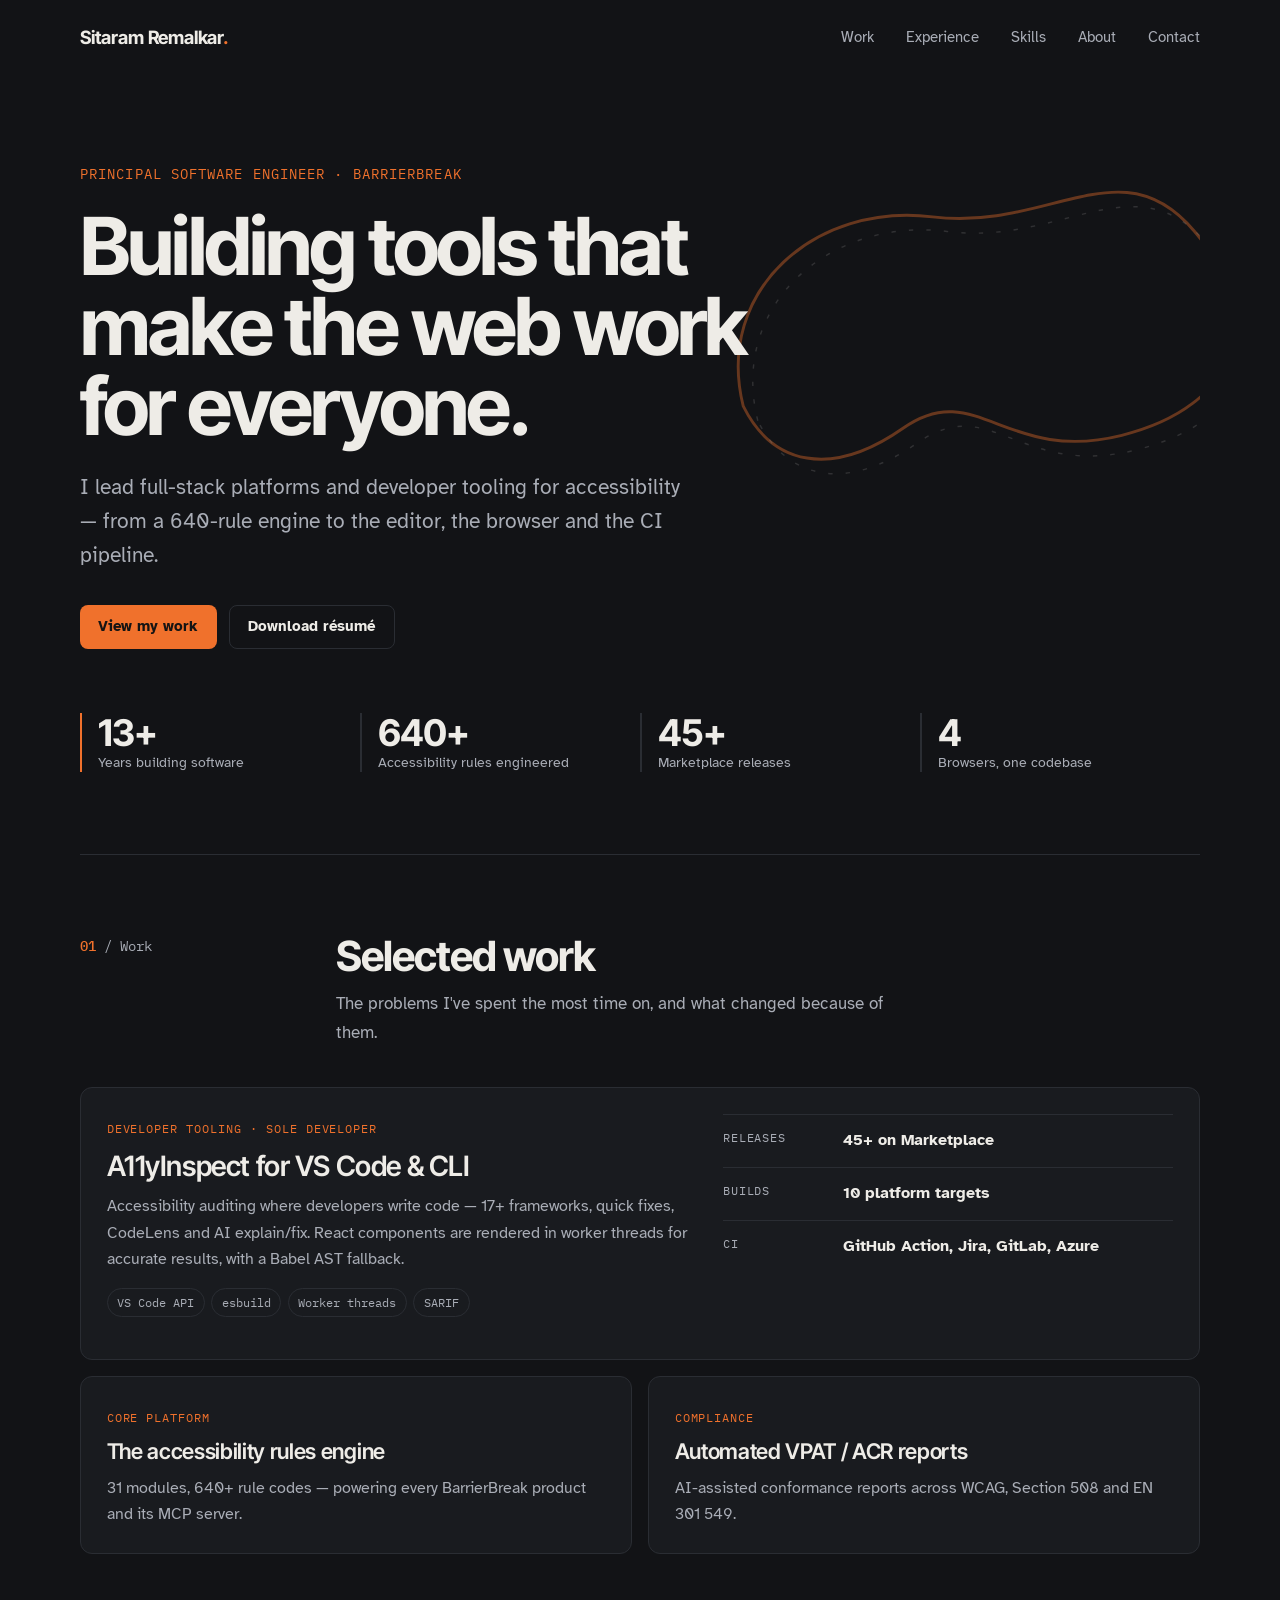
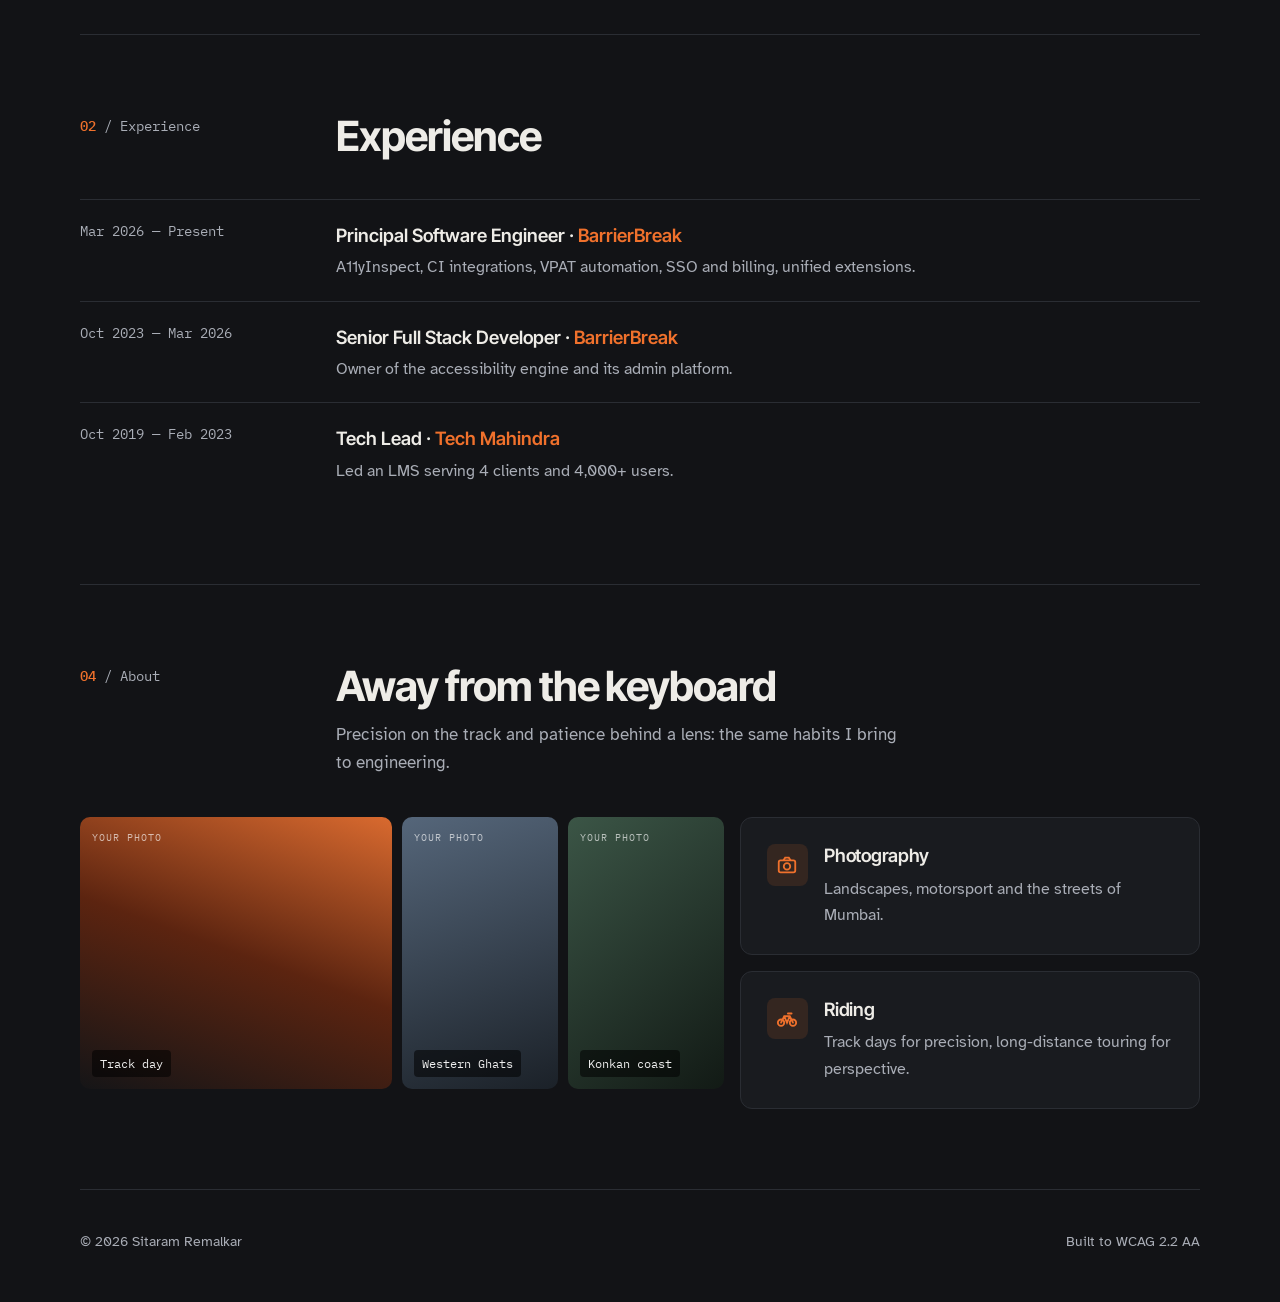
<file: docs/concepts/concept-pro.html>
<!doctype html>
<html lang="en">
<head>
<meta charset="utf-8">
<meta name="viewport" content="width=device-width, initial-scale=1">
<title>Sitaram Remalkar — Concept B: Professional</title>
<link href="https://fonts.googleapis.com/css2?family=Inter+Tight:wght@500;600;700&family=Atkinson+Hyperlegible:wght@400;700&family=IBM+Plex+Mono:wght@400;500&display=swap" rel="stylesheet">
<style>
:root{
  --bg:#121316; --surface:#191b1f; --line:#2a2d33;
  --text:#eeece7; --muted:#a9adb6;
  --accent:#f0712c;   /* restrained racing orange, 6.7:1 on bg */
  --display:"Inter Tight","Helvetica Neue",Arial,sans-serif;
  --body:"Atkinson Hyperlegible",system-ui,sans-serif;
  --mono:"IBM Plex Mono",ui-monospace,monospace;
}
*{box-sizing:border-box} body{margin:0;background:var(--bg);color:var(--text);font-family:var(--body);font-size:1.075rem;line-height:1.65}
a{color:var(--accent)}
.wrap{width:min(100% - 2rem,70rem);margin-inline:auto}
.mono{font-family:var(--mono)}
header{display:flex;align-items:center;justify-content:space-between;padding:1.4rem 0}
.brand{font-family:var(--display);font-weight:700;font-size:1.15rem;letter-spacing:-.01em}
.brand b{color:var(--accent)}
nav ul{display:flex;gap:2rem;list-style:none;margin:0;padding:0;font-size:.95rem}
nav a{color:var(--muted);text-decoration:none}
nav a:hover{color:var(--text)}
.btn{display:inline-flex;align-items:center;min-height:2.75rem;padding:0 1.15rem;border-radius:8px;font-weight:700;text-decoration:none;font-size:.95rem}
.btn-p{background:var(--accent);color:#141414}
.btn-g{border:1px solid var(--line);color:var(--text)}

/* hero */
.hero{position:relative;padding:5.5rem 0 4rem;border-bottom:1px solid var(--line);overflow:hidden}
.hero .line{position:absolute;right:-6%;top:2.5rem;width:52%;opacity:.55;pointer-events:none}
.role{font-family:var(--mono);font-size:.85rem;color:var(--accent);letter-spacing:.08em;text-transform:uppercase;margin:0 0 1.25rem}
h1{font-family:var(--display);font-weight:700;font-size:clamp(2.8rem,7vw,5rem);line-height:1;letter-spacing:-.035em;margin:0 0 1.5rem;max-width:14ch;position:relative}
.lede{font-size:1.3rem;color:var(--muted);max-width:44ch;margin:0 0 2rem;position:relative}
.actions{display:flex;gap:.75rem;flex-wrap:wrap;position:relative}
.stats{display:grid;grid-template-columns:repeat(4,1fr);margin-top:4rem;position:relative}
.stats div{padding-right:1.5rem;border-left:2px solid var(--accent);padding-left:1rem;display:flex;flex-direction:column-reverse}
.stats div + div{border-left-color:var(--line)}
.stats dd{margin:0;font-family:var(--display);font-weight:700;font-size:2.3rem;letter-spacing:-.03em;line-height:1.1}
.stats dt{color:var(--muted);font-size:.9rem;line-height:1.35}

/* sections */
section.s{padding:5rem 0;border-bottom:1px solid var(--line)}
.s-head{display:grid;grid-template-columns:14rem 1fr;gap:2rem;margin-bottom:2.5rem}
.s-head .num{font-family:var(--mono);font-size:.85rem;color:var(--muted)}
.s-head .num b{color:var(--accent);font-weight:500}
h2{font-family:var(--display);font-weight:700;font-size:clamp(1.9rem,4vw,2.6rem);letter-spacing:-.025em;line-height:1.05;margin:0}
.s-head p{color:var(--muted);margin:.75rem 0 0;max-width:52ch}
.work{display:grid;grid-template-columns:repeat(2,1fr);gap:1rem}
.card{background:var(--surface);border:1px solid var(--line);border-radius:12px;padding:1.6rem}
.card.feat{grid-column:span 2;display:grid;grid-template-columns:1.3fr 1fr;gap:2rem;align-items:start}
.tag{font-family:var(--mono);font-size:.75rem;color:var(--accent);letter-spacing:.08em;text-transform:uppercase}
.card h3{font-family:var(--display);font-weight:600;font-size:1.35rem;letter-spacing:-.015em;margin:.5rem 0 .6rem;line-height:1.2}
.card.feat h3{font-size:1.75rem}
.card p{color:var(--muted);margin:0;font-size:1rem}
.chips{display:flex;flex-wrap:wrap;gap:.4rem;margin-top:1rem;padding:0;list-style:none}
.chips li{font-family:var(--mono);font-size:.75rem;border:1px solid var(--line);border-radius:999px;padding:.2rem .6rem;color:var(--muted)}
.kv{display:grid;gap:.8rem;margin:0}
.kv div{display:grid;grid-template-columns:7.5rem 1fr;border-top:1px solid var(--line);padding-top:.8rem}
.kv dt{font-family:var(--mono);font-size:.78rem;color:var(--muted);text-transform:uppercase;letter-spacing:.06em}
.kv dd{margin:0;font-weight:700;font-size:1rem}

/* timeline */
.tl{list-style:none;margin:0;padding:0}
.tl li{display:grid;grid-template-columns:14rem 1fr;gap:2rem;padding:1.25rem 0;border-top:1px solid var(--line)}
.tl .when{font-family:var(--mono);font-size:.85rem;color:var(--muted)}
.tl h3{font-family:var(--display);font-weight:600;font-size:1.15rem;margin:0 0 .25rem}
.tl h3 span{color:var(--accent)}
.tl p{margin:0;color:var(--muted);font-size:1rem}

/* beyond */
.beyond{display:grid;grid-template-columns:1.4fr 1fr;gap:1rem}
.strip{display:grid;grid-template-columns:2fr 1fr 1fr;gap:.6rem;height:17rem}
.strip figure{margin:0;border-radius:10px;position:relative;overflow:hidden;display:flex;align-items:flex-end;padding:.75rem}
.strip figure:nth-child(1){background:linear-gradient(200deg,#d96a2f 0%,#5c2410 50%,#151517 100%)}
.strip figure:nth-child(2){background:linear-gradient(160deg,#55667a,#1b2128)}
.strip figure:nth-child(3){background:linear-gradient(140deg,#3b5546,#121a15)}
.strip figcaption{font-family:var(--mono);font-size:.72rem;background:rgba(0,0,0,.55);padding:.25rem .5rem;border-radius:4px;color:#eee}
.strip .ph{position:absolute;top:.7rem;left:.75rem;font-family:var(--mono);font-size:.65rem;letter-spacing:.1em;color:rgba(255,255,255,.65);text-transform:uppercase}
.interests{display:grid;gap:1rem}
.interests .card{display:flex;gap:1rem;align-items:flex-start}
.ico{flex:none;width:2.6rem;height:2.6rem;border-radius:8px;background:rgba(240,113,44,.12);display:grid;place-items:center;color:var(--accent)}
.interests h3{font-size:1.15rem;margin-top:0}
footer{padding:2.5rem 0 3rem;display:flex;justify-content:space-between;color:var(--muted);font-size:.9rem}

@media (max-width:52rem){
  nav{display:none}
  .hero{padding-top:3rem} .hero .line{width:110%;right:-55%;top:1rem;opacity:.25}
  .stats{grid-template-columns:repeat(2,1fr);gap:1.5rem 0}
  .s-head,.tl li{grid-template-columns:1fr;gap:.5rem}
  .work,.beyond{grid-template-columns:1fr} .card.feat{grid-column:auto;grid-template-columns:1fr}
  .strip{height:13rem}
}
</style>
</head>
<body>
<div class="wrap">
  <header>
    <div class="brand">Sitaram Remalkar<b>.</b></div>
    <nav aria-label="Primary"><ul><li><a href="#">Work</a></li><li><a href="#">Experience</a></li><li><a href="#">Skills</a></li><li><a href="#">About</a></li><li><a href="#">Contact</a></li></ul></nav>
  </header>

  <section class="hero" aria-labelledby="h">
    <svg class="line" viewBox="0 0 400 260" aria-hidden="true"><path d="M40 200 C 20 120, 90 60, 170 70 S 300 20, 350 80 S 380 200, 300 220 S 200 180, 150 215 S 60 240, 40 200 Z" fill="none" stroke="#f0712c" stroke-width="2" stroke-linecap="round" opacity=".7"/><path d="M40 200 C 20 120, 90 60, 170 70 S 300 20, 350 80 S 380 200, 300 220 S 200 180, 150 215 S 60 240, 40 200 Z" fill="none" stroke="#eeece7" stroke-width="1" stroke-dasharray="3 9" transform="translate(10 10)" opacity=".25"/></svg>
    <p class="role">Principal Software Engineer · BarrierBreak</p>
    <h1 id="h">Building tools that make the web work for everyone.</h1>
    <p class="lede">I lead full-stack platforms and developer tooling for accessibility — from a 640-rule engine to the editor, the browser and the CI pipeline.</p>
    <p class="actions"><a class="btn btn-p" href="#">View my work</a><a class="btn btn-g" href="#">Download résumé</a></p>
    <dl class="stats">
      <div><dt>Years building software</dt><dd>13+</dd></div>
      <div><dt>Accessibility rules engineered</dt><dd>640+</dd></div>
      <div><dt>Marketplace releases</dt><dd>45+</dd></div>
      <div><dt>Browsers, one codebase</dt><dd>4</dd></div>
    </dl>
  </section>

  <section class="s" aria-labelledby="w">
    <div class="s-head"><span class="num"><b>01</b> / Work</span><div><h2 id="w">Selected work</h2><p>The problems I've spent the most time on, and what changed because of them.</p></div></div>
    <div class="work">
      <article class="card feat">
        <div><span class="tag">Developer tooling · sole developer</span><h3>A11yInspect for VS Code &amp; CLI</h3><p>Accessibility auditing where developers write code — 17+ frameworks, quick fixes, CodeLens and AI explain/fix. React components are rendered in worker threads for accurate results, with a Babel AST fallback.</p>
        <ul class="chips"><li>VS Code API</li><li>esbuild</li><li>Worker threads</li><li>SARIF</li></ul></div>
        <dl class="kv"><div><dt>Releases</dt><dd>45+ on Marketplace</dd></div><div><dt>Builds</dt><dd>10 platform targets</dd></div><div><dt>CI</dt><dd>GitHub Action, Jira, GitLab, Azure</dd></div></dl>
      </article>
      <article class="card"><span class="tag">Core platform</span><h3>The accessibility rules engine</h3><p>31 modules, 640+ rule codes — powering every BarrierBreak product and its MCP server.</p></article>
      <article class="card"><span class="tag">Compliance</span><h3>Automated VPAT / ACR reports</h3><p>AI-assisted conformance reports across WCAG, Section 508 and EN 301 549.</p></article>
    </div>
  </section>

  <section class="s" aria-labelledby="e">
    <div class="s-head"><span class="num"><b>02</b> / Experience</span><div><h2 id="e">Experience</h2></div></div>
    <ol class="tl">
      <li><span class="when">Mar 2026 — Present</span><div><h3>Principal Software Engineer · <span>BarrierBreak</span></h3><p>A11yInspect, CI integrations, VPAT automation, SSO and billing, unified extensions.</p></div></li>
      <li><span class="when">Oct 2023 — Mar 2026</span><div><h3>Senior Full Stack Developer · <span>BarrierBreak</span></h3><p>Owner of the accessibility engine and its admin platform.</p></div></li>
      <li><span class="when">Oct 2019 — Feb 2023</span><div><h3>Tech Lead · <span>Tech Mahindra</span></h3><p>Led an LMS serving 4 clients and 4,000+ users.</p></div></li>
    </ol>
  </section>

  <section class="s" aria-labelledby="b">
    <div class="s-head"><span class="num"><b>04</b> / About</span><div><h2 id="b">Away from the keyboard</h2><p>Precision on the track and patience behind a lens: the same habits I bring to engineering.</p></div></div>
    <div class="beyond">
      <div class="strip">
        <figure><span class="ph">Your photo</span><figcaption>Track day</figcaption></figure>
        <figure><span class="ph">Your photo</span><figcaption>Western Ghats</figcaption></figure>
        <figure><span class="ph">Your photo</span><figcaption>Konkan coast</figcaption></figure>
      </div>
      <div class="interests">
        <article class="card"><span class="ico" aria-hidden="true"><svg width="22" height="22" viewBox="0 0 24 24" fill="none" stroke="currentColor" stroke-width="2"><rect x="3" y="7" width="18" height="13" rx="2"/><path d="M8 7l2-3h4l2 3"/><circle cx="12" cy="13.5" r="3.5"/></svg></span><div><h3>Photography</h3><p>Landscapes, motorsport and the streets of Mumbai.</p></div></article>
        <article class="card"><span class="ico" aria-hidden="true"><svg width="22" height="22" viewBox="0 0 24 24" fill="none" stroke="currentColor" stroke-width="2" stroke-linecap="round"><circle cx="5.5" cy="16" r="3.5"/><circle cx="18.5" cy="16" r="3.5"/><path d="M5.5 16 9 9h6l3.5 7M9 9l3 7 3-7M13 6h4"/></svg></span><div><h3>Riding</h3><p>Track days for precision, long-distance touring for perspective.</p></div></article>
      </div>
    </div>
  </section>

  <footer><span>© 2026 Sitaram Remalkar</span><span>Built to WCAG 2.2 AA</span></footer>
</div>
</body>
</html>
</file>
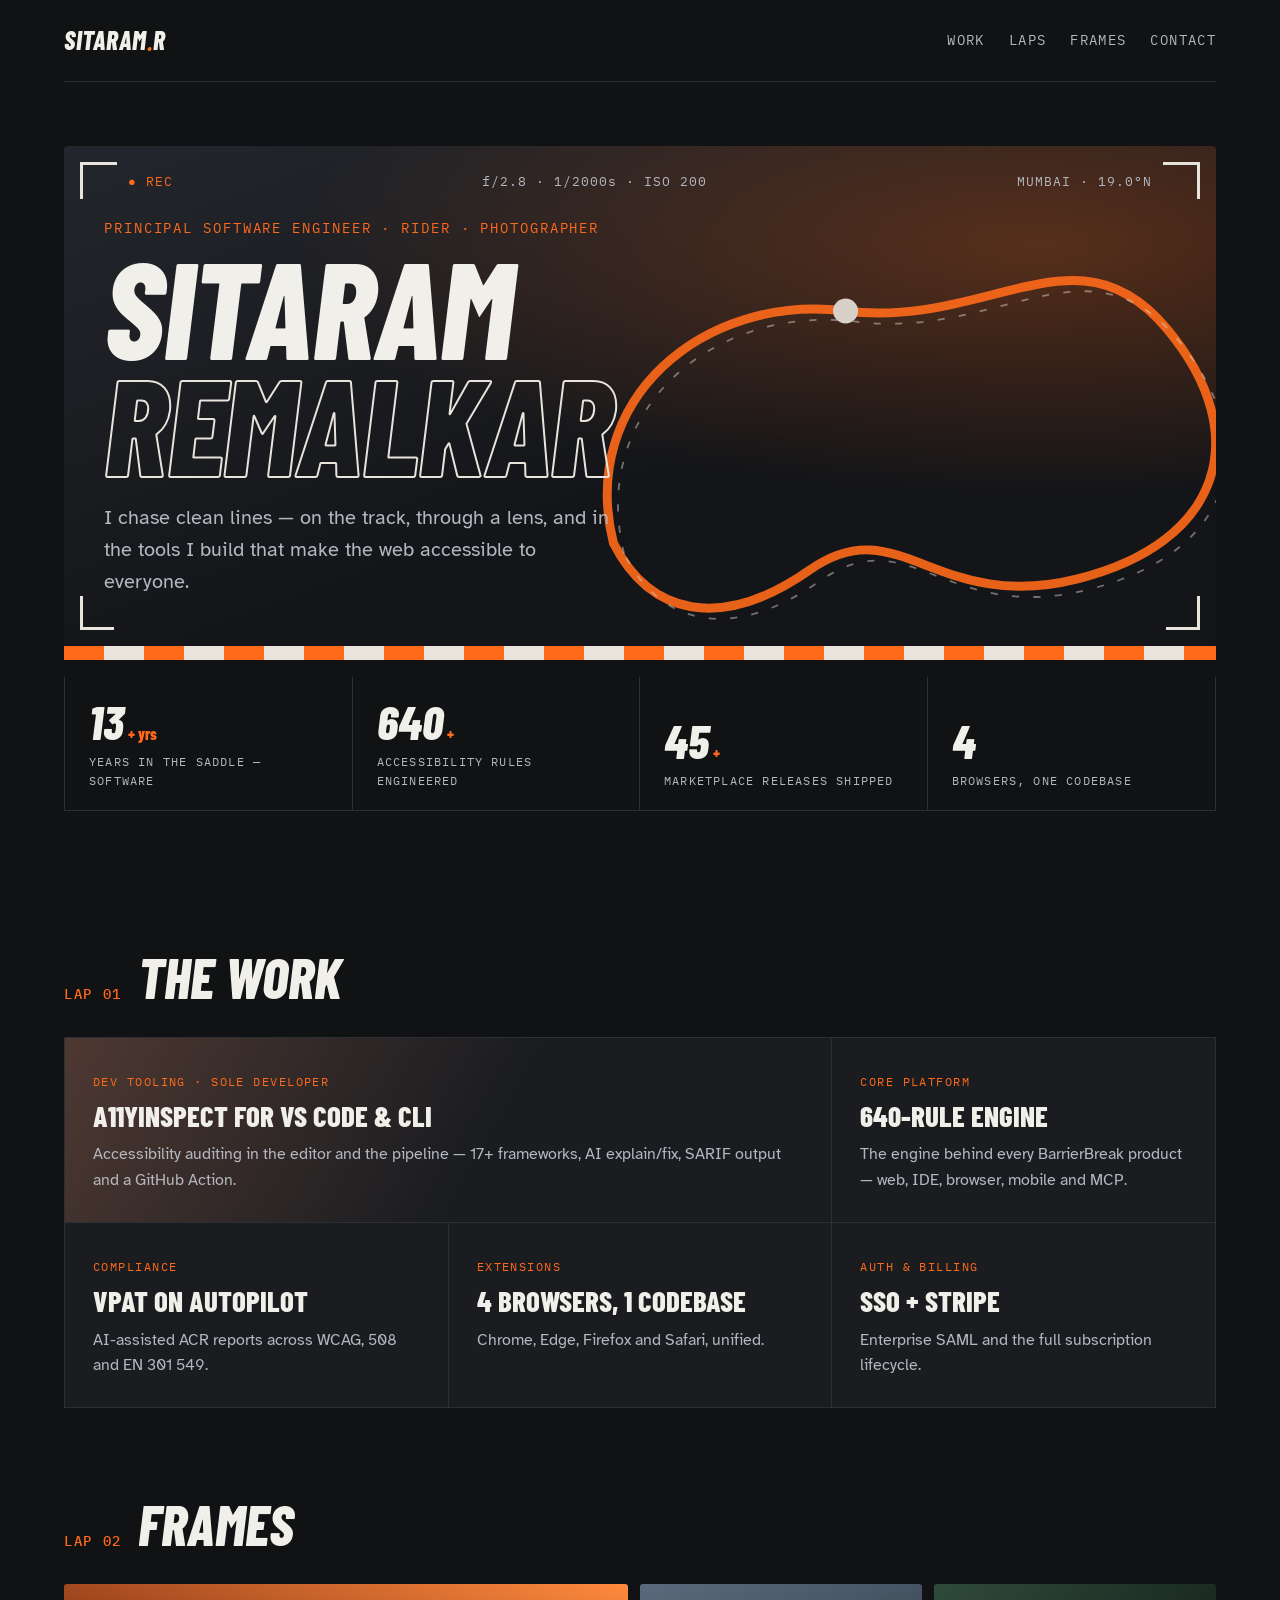
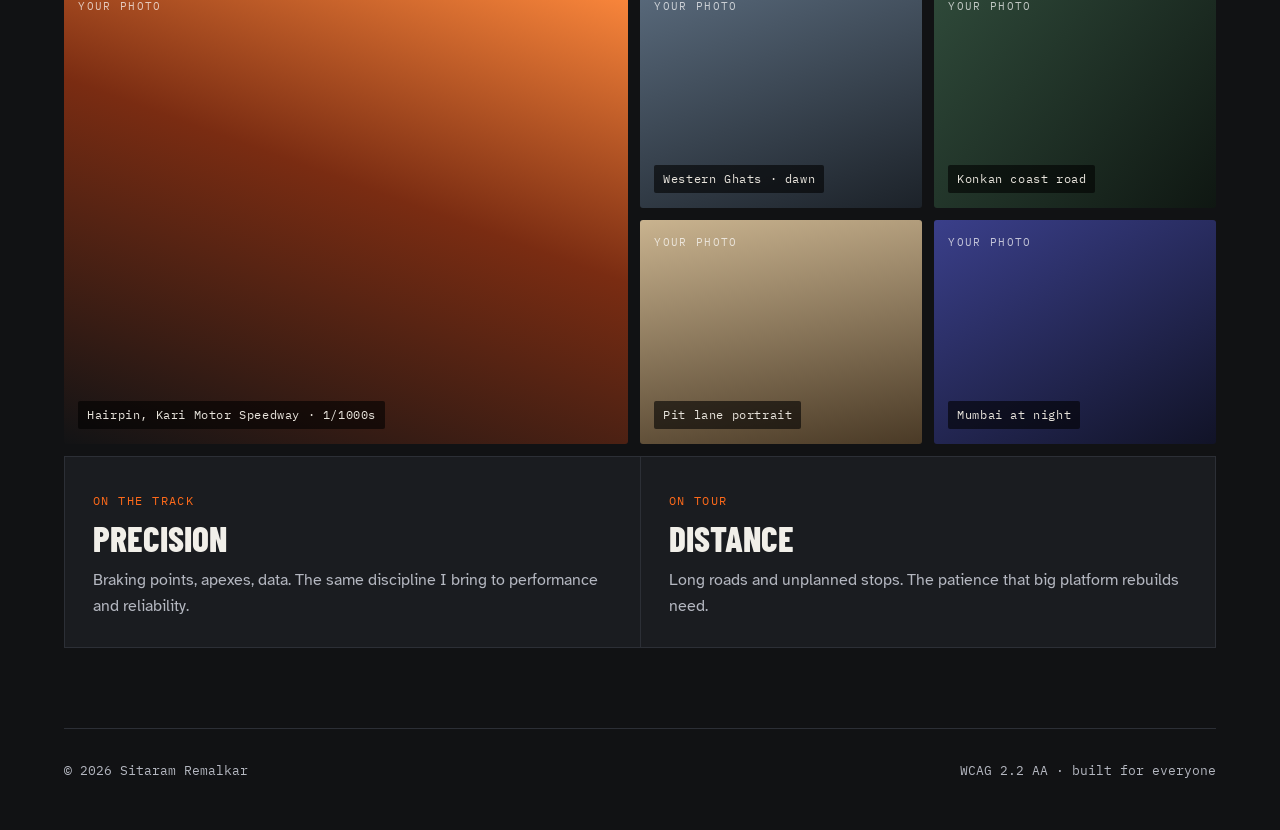
<file: docs/concepts/concept.html>
<!doctype html>
<html lang="en">
<head>
<meta charset="utf-8">
<meta name="viewport" content="width=device-width, initial-scale=1">
<title>Sitaram Remalkar — Concept: Lines &amp; Light</title>
<link href="https://fonts.googleapis.com/css2?family=Barlow+Condensed:ital,wght@0,600;0,800;1,800&family=Atkinson+Hyperlegible:wght@400;700&family=IBM+Plex+Mono:wght@400;500&display=swap" rel="stylesheet">
<style>
:root{
  --asphalt:#111214; --asphalt-2:#1a1c20; --line:#2c2f36;
  --text:#f1efe9; --muted:#b4b7c0;
  --signal:#ff6a1a;      /* kerb orange, 6.4:1 on asphalt */
  --kerb:#e8e4dc;
  --display:"Barlow Condensed","Arial Narrow",Impact,sans-serif;
  --body:"Atkinson Hyperlegible",system-ui,sans-serif;
  --mono:"IBM Plex Mono",ui-monospace,monospace;
}
*{box-sizing:border-box} body{margin:0;background:var(--asphalt);color:var(--text);font-family:var(--body);font-size:1.1rem;line-height:1.6}
a{color:var(--signal)}
.wrap{width:min(100% - 2rem,72rem);margin-inline:auto}
.mono{font-family:var(--mono)}
/* header */
header{display:flex;align-items:center;justify-content:space-between;padding:1.25rem 0;border-bottom:1px solid var(--line)}
.brand{font-family:var(--display);font-weight:800;font-size:1.6rem;letter-spacing:.02em;font-style:italic}
.brand b{color:var(--signal)}
nav ul{display:flex;gap:1.5rem;list-style:none;margin:0;padding:0;font-family:var(--mono);font-size:.85rem;text-transform:uppercase;letter-spacing:.1em}
nav a{color:var(--muted);text-decoration:none} nav a:hover{color:var(--text)}
/* hero */
.hero{position:relative;padding:4rem 0 3rem;overflow:hidden}
.frame{position:relative;padding:3rem 2.5rem;border-radius:4px;
  background:
   radial-gradient(120% 90% at 85% 20%, rgba(255,106,26,.28), transparent 55%),
   linear-gradient(160deg,#23262c 0%,#141518 60%);
  min-height:30rem;display:flex;flex-direction:column;justify-content:flex-end}
/* viewfinder corners */
.frame::before,.frame::after,.frame .c1,.frame .c2{content:"";position:absolute;width:34px;height:34px;border:3px solid var(--kerb)}
.frame::before{top:16px;left:16px;border-right:0;border-bottom:0}
.frame::after{top:16px;right:16px;border-left:0;border-bottom:0}
.frame .c1{bottom:16px;left:16px;border-right:0;border-top:0}
.frame .c2{bottom:16px;right:16px;border-left:0;border-top:0}
.exif{position:absolute;top:26px;left:64px;right:64px;display:flex;justify-content:space-between;font-family:var(--mono);font-size:.8rem;color:var(--muted);letter-spacing:.08em}
.exif .rec{color:var(--signal)}
.track{position:absolute;right:-40px;top:40px;width:62%;opacity:.9}
.frame > p,.frame > h1{position:relative;z-index:1}
.eyebrow{margin-top:1.5rem !important;font-family:var(--mono);color:var(--signal);text-transform:uppercase;letter-spacing:.14em;font-size:.85rem;margin:0 0 .5rem}
h1{font-family:var(--display);font-weight:800;font-style:italic;text-transform:uppercase;font-size:clamp(3.5rem,11vw,8.5rem);line-height:.86;letter-spacing:-.01em;margin:0 0 1.25rem}
h1 span{display:block;color:transparent;-webkit-text-stroke:2px var(--kerb)}
.lede{max-width:40ch;color:var(--muted);font-size:1.25rem;margin:0}
/* kerb strip */
.kerb{height:14px;background:repeating-linear-gradient(90deg,var(--signal) 0 40px,var(--kerb) 40px 80px);margin:0}
/* telemetry */
.telemetry{display:grid;grid-template-columns:repeat(4,1fr);border:1px solid var(--line);border-top:0}
.telemetry div{padding:1.25rem 1.5rem;border-right:1px solid var(--line)}
.telemetry div:last-child{border-right:0}
.telemetry dd{margin:0;font-family:var(--display);font-weight:800;font-size:3rem;line-height:1;font-style:italic}
.telemetry dd small{font-size:1rem;color:var(--signal);margin-left:.25rem;font-style:normal}
.telemetry dt{font-family:var(--mono);font-size:.75rem;text-transform:uppercase;letter-spacing:.1em;color:var(--muted);margin-top:.4rem}
.telemetry{display:grid}
.telemetry > div{display:flex;flex-direction:column-reverse}
/* sections */
section.s{padding:4.5rem 0 1rem}
.s h2{display:flex;align-items:baseline;gap:1rem;font-family:var(--display);font-weight:800;font-style:italic;text-transform:uppercase;font-size:clamp(2.2rem,5vw,3.5rem);margin:0 0 2rem;line-height:1}
.s h2 .lap{font-family:var(--mono);font-style:normal;font-weight:500;font-size:.85rem;color:var(--signal);letter-spacing:.12em}
.grid{display:grid;gap:1px;background:var(--line);border:1px solid var(--line);grid-template-columns:repeat(3,1fr)}
.card{background:var(--asphalt-2);padding:1.75rem}
.card .tag{font-family:var(--mono);font-size:.75rem;color:var(--signal);text-transform:uppercase;letter-spacing:.12em}
.card h3{font-family:var(--display);font-weight:800;font-size:1.8rem;text-transform:uppercase;line-height:1;margin:.5rem 0 .75rem}
.card p{color:var(--muted);margin:0;font-size:1rem}
.card.wide{grid-column:span 2;background:linear-gradient(120deg,rgba(255,106,26,.16),var(--asphalt-2) 55%)}
/* gallery */
.gallery{display:grid;grid-template-columns:2fr 1fr 1fr;grid-template-rows:14rem 14rem;gap:.75rem}
.ph{position:relative;border-radius:3px;overflow:hidden;display:flex;align-items:flex-end;padding:.9rem}
.ph:nth-child(1){grid-row:span 2;background:linear-gradient(200deg,#ff8a3d 0%,#7a2c12 45%,#121315 100%)}
.ph:nth-child(2){background:linear-gradient(160deg,#5a6b7d,#1c2229)}
.ph:nth-child(3){background:linear-gradient(130deg,#2f4a3a,#0f1712)}
.ph:nth-child(4){background:linear-gradient(170deg,#c9b38f,#4a3a26)}
.ph:nth-child(5){background:linear-gradient(150deg,#3a3f8a,#111327)}
.ph .cap{font-family:var(--mono);font-size:.75rem;background:rgba(0,0,0,.6);padding:.3rem .55rem;border-radius:2px;color:var(--kerb);letter-spacing:.05em}
.ph .ph-label{position:absolute;top:.9rem;left:.9rem;font-family:var(--mono);font-size:.7rem;color:rgba(255,255,255,.7);text-transform:uppercase;letter-spacing:.12em}
.split{display:grid;grid-template-columns:1fr 1fr;gap:1px;background:var(--line);border:1px solid var(--line);margin-top:.75rem}
.split .card h3{font-size:2.2rem}
footer{margin-top:4rem;padding:2rem 0 3rem;border-top:1px solid var(--line);color:var(--muted);font-family:var(--mono);font-size:.8rem;display:flex;justify-content:space-between}
@media (max-width:52rem){
  nav{display:none} .grid,.split{grid-template-columns:1fr} .card.wide{grid-column:auto}
  .telemetry{grid-template-columns:repeat(2,1fr)} .telemetry div:nth-child(2){border-right:0}
  .telemetry div:nth-child(-n+2){border-bottom:1px solid var(--line)}
  .gallery{grid-template-columns:1fr 1fr;grid-template-rows:16rem 10rem 10rem}
  .ph:nth-child(1){grid-column:span 2;grid-row:auto}
  .ph:nth-child(5){display:none}
  .frame{padding:2rem 1.5rem;min-height:26rem} .track{width:120%;right:-45%;top:70px;opacity:.22}
  .exif{left:56px;right:56px;font-size:.7rem} .exif .hide-sm{display:none}
}
</style>
</head>
<body>
<div class="wrap">
  <header>
    <div class="brand">SITARAM<b>.</b>R</div>
    <nav aria-label="Primary"><ul><li><a href="#">Work</a></li><li><a href="#">Laps</a></li><li><a href="#">Frames</a></li><li><a href="#">Contact</a></li></ul></nav>
  </header>

  <section class="hero" aria-labelledby="h">
    <div class="frame">
      <span class="c1"></span><span class="c2"></span>
      <div class="exif" aria-hidden="true"><span class="rec">● REC</span><span class="hide-sm">f/2.8 · 1/2000s · ISO 200</span><span>MUMBAI · 19.0°N</span></div>
      <svg class="track" viewBox="0 0 400 260" aria-hidden="true"><path d="M40 200 C 20 120, 90 60, 170 70 S 300 20, 350 80 S 380 200, 300 220 S 200 180, 150 215 S 60 240, 40 200 Z" fill="none" stroke="#ff6a1a" stroke-width="5" stroke-linecap="round"/><path d="M40 200 C 20 120, 90 60, 170 70 S 300 20, 350 80 S 380 200, 300 220 S 200 180, 150 215 S 60 240, 40 200 Z" fill="none" stroke="#e8e4dc" stroke-width="1" stroke-dasharray="4 8" transform="translate(6 6)" opacity=".5"/><circle cx="170" cy="70" r="7" fill="#e8e4dc"/></svg>
      <p class="eyebrow">Principal Software Engineer · Rider · Photographer</p>
      <h1>Sitaram<span>Remalkar</span></h1>
      <p class="lede">I chase clean lines — on the track, through a lens, and in the tools I build that make the web accessible to everyone.</p>
    </div>
    <div class="kerb" aria-hidden="true"></div>
    <dl class="telemetry">
      <div><dt>Years in the saddle — software</dt><dd>13<small>+ yrs</small></dd></div>
      <div><dt>Accessibility rules engineered</dt><dd>640<small>+</small></dd></div>
      <div><dt>Marketplace releases shipped</dt><dd>45<small>+</small></dd></div>
      <div><dt>Browsers, one codebase</dt><dd>4</dd></div>
    </dl>
  </section>

  <section class="s" aria-labelledby="w">
    <h2 id="w"><span class="lap">LAP 01</span>The Work</h2>
    <div class="grid">
      <article class="card wide"><span class="tag">Dev tooling · sole developer</span><h3>A11yInspect for VS Code &amp; CLI</h3><p>Accessibility auditing in the editor and the pipeline — 17+ frameworks, AI explain/fix, SARIF output and a GitHub Action.</p></article>
      <article class="card"><span class="tag">Core platform</span><h3>640-rule engine</h3><p>The engine behind every BarrierBreak product — web, IDE, browser, mobile and MCP.</p></article>
      <article class="card"><span class="tag">Compliance</span><h3>VPAT on autopilot</h3><p>AI-assisted ACR reports across WCAG, 508 and EN 301 549.</p></article>
      <article class="card"><span class="tag">Extensions</span><h3>4 browsers, 1 codebase</h3><p>Chrome, Edge, Firefox and Safari, unified.</p></article>
      <article class="card"><span class="tag">Auth &amp; billing</span><h3>SSO + Stripe</h3><p>Enterprise SAML and the full subscription lifecycle.</p></article>
    </div>
  </section>

  <section class="s" aria-labelledby="f">
    <h2 id="f"><span class="lap">LAP 02</span>Frames</h2>
    <div class="gallery">
      <figure class="ph" style="margin:0"><span class="ph-label">Your photo</span><figcaption class="cap">Hairpin, Kari Motor Speedway · 1/1000s</figcaption></figure>
      <figure class="ph" style="margin:0"><span class="ph-label">Your photo</span><figcaption class="cap">Western Ghats · dawn</figcaption></figure>
      <figure class="ph" style="margin:0"><span class="ph-label">Your photo</span><figcaption class="cap">Konkan coast road</figcaption></figure>
      <figure class="ph" style="margin:0"><span class="ph-label">Your photo</span><figcaption class="cap">Pit lane portrait</figcaption></figure>
      <figure class="ph" style="margin:0"><span class="ph-label">Your photo</span><figcaption class="cap">Mumbai at night</figcaption></figure>
    </div>
    <div class="split">
      <article class="card"><span class="tag">On the track</span><h3>Precision</h3><p>Braking points, apexes, data. The same discipline I bring to performance and reliability.</p></article>
      <article class="card"><span class="tag">On tour</span><h3>Distance</h3><p>Long roads and unplanned stops. The patience that big platform rebuilds need.</p></article>
    </div>
  </section>

  <footer><span>© 2026 Sitaram Remalkar</span><span>WCAG 2.2 AA · built for everyone</span></footer>
</div>
</body>
</html>
</file>
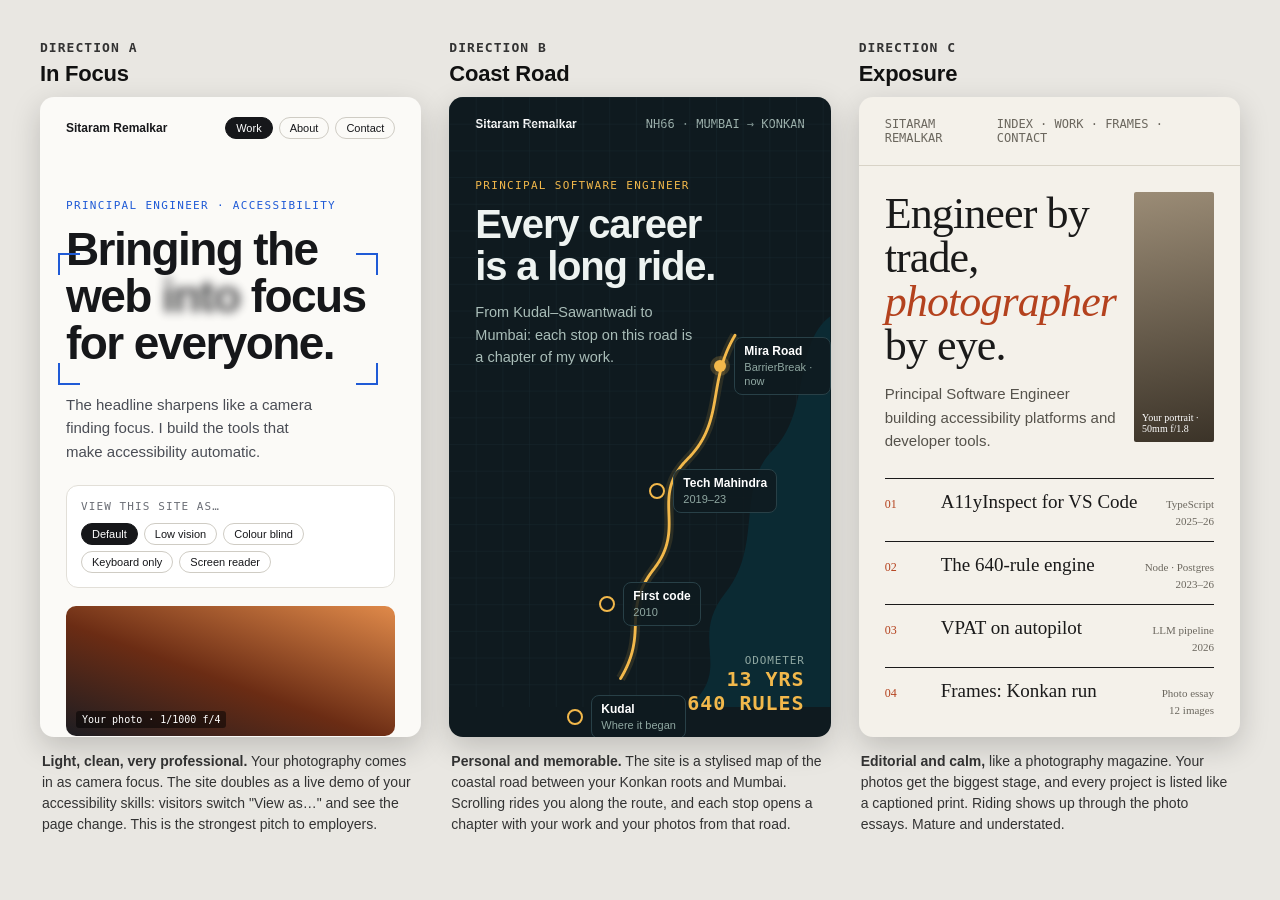
<file: docs/concepts/directions.html>
<!doctype html>
<html lang="en"><head><meta charset="utf-8">
<title>Three directions</title>
<style>
body{margin:0;background:#e9e7e2;font-family:"Helvetica Neue",Arial,sans-serif;padding:40px;color:#111}
.row{display:grid;grid-template-columns:repeat(3,1fr);gap:28px}
.label{font:600 13px/1.3 ui-monospace,Menlo,monospace;letter-spacing:.08em;text-transform:uppercase;margin:0 0 10px;color:#333}
.label b{display:block;font:700 22px/1.2 "Helvetica Neue",Arial;letter-spacing:-.01em;text-transform:none;color:#111;margin-top:4px}
.panel{height:640px;border-radius:14px;overflow:hidden;position:relative;box-shadow:0 10px 30px rgba(0,0,0,.18)}
.note{font-size:14px;line-height:1.5;color:#333;margin:14px 2px 0}
.mono{font-family:ui-monospace,Menlo,monospace}
.nav{display:flex;justify-content:space-between;align-items:center;padding:20px 26px;font-size:12px}

/* ---------- A: In Focus ---------- */
.a{background:#fbfaf7;color:#16171a}
.a .nav span:last-child{display:flex;gap:6px}
.a .pill{border:1px solid #cfccc4;border-radius:999px;padding:4px 10px;font-size:11px}
.a .pill.on{background:#16171a;color:#fff;border-color:#16171a}
.a .hero{padding:40px 26px 0;position:relative}
.a .k{font-size:11px;letter-spacing:.12em;text-transform:uppercase;color:#1f5ad6;margin:0 0 14px}
.a h1{font-size:46px;line-height:1.02;letter-spacing:-.035em;margin:0 0 6px;font-weight:800}
.a h1 .blur{filter:blur(5px);opacity:.75}
.a .af{position:absolute;left:18px;top:94px;width:84%;height:132px;}
.a .af i{position:absolute;width:20px;height:20px;border:2.5px solid #1f5ad6}
.a .af i:nth-child(1){left:0;top:0;border-right:0;border-bottom:0}
.a .af i:nth-child(2){right:0;top:0;border-left:0;border-bottom:0}
.a .af i:nth-child(3){left:0;bottom:0;border-right:0;border-top:0}
.a .af i:nth-child(4){right:0;bottom:0;border-left:0;border-top:0}
.a p.l{font-size:15px;line-height:1.55;color:#4a4d55;margin:26px 0 22px;max-width:30ch}
.a .viewas{margin:0 26px;border:1px solid #e2dfd8;border-radius:12px;padding:14px;background:#fff}
.a .viewas .t{font-size:11px;letter-spacing:.1em;text-transform:uppercase;color:#6a6d75;margin-bottom:10px}
.a .opts{display:flex;flex-wrap:wrap;gap:6px}
.a .photo{margin:18px 26px 0;height:130px;border-radius:10px;background:linear-gradient(200deg,#e08a4a,#6b2c14 55%,#1d1d22);position:relative}
.a .photo span{position:absolute;bottom:8px;left:10px;font-size:10px;color:#fff;background:rgba(0,0,0,.5);padding:3px 6px;border-radius:3px}

/* ---------- B: Coast Road ---------- */
.b{background:#0f1a1f;color:#eef3f1}
.b .nav{color:#9fb3ae}
.b .map{position:absolute;inset:0}
.b .content{position:relative;padding:28px 26px}
.b .k{font-size:11px;letter-spacing:.12em;text-transform:uppercase;color:#f2b84b;margin:0 0 12px}
.b h1{font-size:40px;line-height:1.04;letter-spacing:-.03em;margin:0 0 14px;font-weight:800;max-width:11ch}
.b p.l{font-size:14.5px;line-height:1.55;color:#a9bdb8;max-width:27ch;margin:0}
.b .stop{position:absolute;display:flex;align-items:center;gap:8px;font-size:11px}
.b .stop i{width:12px;height:12px;border-radius:50%;background:#f2b84b;box-shadow:0 0 0 4px rgba(242,184,75,.2);flex:none}
.b .stop.dim i{background:#0f1a1f;border:2px solid #f2b84b;box-shadow:none}
.b .stop div{background:rgba(15,26,31,.85);border:1px solid #284047;border-radius:8px;padding:6px 9px;line-height:1.3}
.b .stop b{display:block;font-size:12px;color:#fff}
.b .stop span{color:#8fa7a1}
.b .odo{position:absolute;right:26px;bottom:22px;text-align:right;font-size:11px;color:#8fa7a1;letter-spacing:.08em}
.b .odo b{color:#f2b84b;font-size:20px;letter-spacing:.05em;display:block}

/* ---------- C: Exposure (editorial) ---------- */
.c{background:#f4f1ea;color:#1a1a1a;font-family:Georgia,"Times New Roman",serif}
.c .nav{font-family:ui-monospace,Menlo,monospace;color:#6b675e;border-bottom:1px solid #d8d3c7}
.c .grid{display:grid;grid-template-columns:1.1fr 1fr;gap:18px;padding:26px}
.c h1{font-size:44px;line-height:1;letter-spacing:-.02em;margin:0 0 14px;font-weight:400}
.c h1 i{color:#b4421e}
.c p.l{font:15px/1.55 "Helvetica Neue",Arial;color:#55524b;margin:0}
.c .por{height:250px;border-radius:2px;background:linear-gradient(170deg,#9b8c76,#3b3328);position:relative}
.c .por span{position:absolute;bottom:8px;left:8px;font:10px ui-monospace,Menlo;color:#fff}
.c .exif{padding:0 26px}
.c .card{border-top:1px solid #1a1a1a;padding:12px 0;display:grid;grid-template-columns:44px 1fr auto;gap:12px;align-items:baseline}
.c .card .n{font:12px ui-monospace,Menlo;color:#b4421e}
.c .card h3{font-size:19px;font-weight:400;margin:0}
.c .card .meta{font:11px ui-monospace,Menlo;color:#6b675e;text-align:right;line-height:1.5}
</style></head>
<body>
<div class="row">

  <div>
    <p class="label">Direction A<b>In Focus</b></p>
    <div class="panel a">
      <div class="nav"><strong>Sitaram Remalkar</strong><span><span class="pill on">Work</span><span class="pill">About</span><span class="pill">Contact</span></span></div>
      <div class="hero">
        <div class="af"><i></i><i></i><i></i><i></i></div>
        <p class="k mono">Principal Engineer · Accessibility</p>
        <h1>Bringing the web <span class="blur">into</span> focus<br>for everyone.</h1>
        <p class="l">The headline sharpens like a camera finding focus. I build the tools that make accessibility automatic.</p>
      </div>
      <div class="viewas">
        <div class="t mono">View this site as…</div>
        <div class="opts"><span class="pill on">Default</span><span class="pill">Low vision</span><span class="pill">Colour blind</span><span class="pill">Keyboard only</span><span class="pill">Screen reader</span></div>
      </div>
      <div class="photo"><span class="mono">Your photo · 1/1000 f/4</span></div>
    </div>
    <p class="note"><b>Light, clean, very professional.</b> Your photography comes in as camera focus. The site doubles as a live demo of your accessibility skills: visitors switch "View as…" and see the page change. This is the strongest pitch to employers.</p>
  </div>

  <div>
    <p class="label">Direction B<b>Coast Road</b></p>
    <div class="panel b">
      <svg class="map" viewBox="0 0 400 640" preserveAspectRatio="none" aria-hidden="true">
        <defs><pattern id="g" width="28" height="28" patternUnits="userSpaceOnUse"><path d="M28 0H0V28" fill="none" stroke="#17282e" stroke-width="1"/></pattern></defs>
        <rect width="400" height="640" fill="url(#g)"/>
        <path d="M400 230 C 360 260, 380 330, 340 370 S 330 470, 290 520 S 300 600, 250 640 L400 640Z" fill="#0b2a33"/>
        <path d="M300 250 C 270 300, 290 340, 250 380 S 250 450, 215 495 S 210 560, 180 610" fill="none" stroke="#f2b84b" stroke-width="3" stroke-dasharray="1 0" stroke-linecap="round"/>
        <path d="M300 250 C 270 300, 290 340, 250 380 S 250 450, 215 495 S 210 560, 180 610" fill="none" stroke="#f2b84b" stroke-width="10" opacity=".12"/>
      </svg>
      <div class="nav"><strong style="color:#fff">Sitaram Remalkar</strong><span class="mono">NH66 · MUMBAI → KONKAN</span></div>
      <div class="content">
        <p class="k mono">Principal Software Engineer</p>
        <h1>Every career is a long ride.</h1>
        <p class="l">From Kudal–Sawantwadi to Mumbai: each stop on this road is a chapter of my work.</p>
      </div>
      <div class="stop" style="left:265px;top:240px"><i></i><div><b>Mira Road</b><span>BarrierBreak · now</span></div></div>
      <div class="stop dim" style="left:200px;top:372px"><i></i><div><b>Tech Mahindra</b><span>2019–23</span></div></div>
      <div class="stop dim" style="left:150px;top:485px"><i></i><div><b>First code</b><span>2010</span></div></div>
      <div class="stop dim" style="left:118px;top:598px"><i></i><div><b>Kudal</b><span>Where it began</span></div></div>
      <div class="odo mono">ODOMETER<b>13 YRS</b><b>640 RULES</b></div>
    </div>
    <p class="note"><b>Personal and memorable.</b> The site is a stylised map of the coastal road between your Konkan roots and Mumbai. Scrolling rides you along the route, and each stop opens a chapter with your work and your photos from that road.</p>
  </div>

  <div>
    <p class="label">Direction C<b>Exposure</b></p>
    <div class="panel c">
      <div class="nav"><span>SITARAM REMALKAR</span><span>INDEX · WORK · FRAMES · CONTACT</span></div>
      <div class="grid">
        <div><h1>Engineer by trade, <i>photographer</i> by eye.</h1><p class="l">Principal Software Engineer building accessibility platforms and developer tools.</p></div>
        <div class="por"><span>Your portrait · 50mm f/1.8</span></div>
      </div>
      <div class="exif">
        <div class="card"><span class="n">01</span><h3>A11yInspect for VS Code</h3><span class="meta">TypeScript<br>2025–26</span></div>
        <div class="card"><span class="n">02</span><h3>The 640-rule engine</h3><span class="meta">Node · Postgres<br>2023–26</span></div>
        <div class="card"><span class="n">03</span><h3>VPAT on autopilot</h3><span class="meta">LLM pipeline<br>2026</span></div>
        <div class="card"><span class="n">04</span><h3>Frames: Konkan run</h3><span class="meta">Photo essay<br>12 images</span></div>
      </div>
    </div>
    <p class="note"><b>Editorial and calm,</b> like a photography magazine. Your photos get the biggest stage, and every project is listed like a captioned print. Riding shows up through the photo essays. Mature and understated.</p>
  </div>

</div>
</body></html>
</file>
<file: styles.css>
/* =========================================================
   Sitaram Remalkar — "In Focus"
   ========================================================= */

/* ---------- Tokens ---------- */
:root {
  --bg: #fbfaf7;
  --surface: #ffffff;
  --sunk: #f3f1ec;
  --text: #16171a;
  --muted: #4d5059;          /* 7.9:1 on --bg */
  --line: #e3e0d8;
  --accent: #1f5ad6;         /* 5.7:1 on --bg */
  --accent-ink: #ffffff;
  --accent-soft: #e8eefc;
  --lock: #138a4a;           /* focus-locked green, 4.6:1 on --bg */
  --focus: #1f5ad6;
  --radius: 14px;
  --maxw: 72rem;
  --display: "Inter Tight", "Helvetica Neue", Arial, sans-serif;
  --font: "Atkinson Hyperlegible", system-ui, -apple-system, "Segoe UI", sans-serif;
  --mono: "IBM Plex Mono", ui-monospace, SFMono-Regular, Menlo, monospace;
  --ease: cubic-bezier(.2, .7, .2, 1);
  color-scheme: light;
}
@media (prefers-color-scheme: dark) {
  :root:not([data-theme="light"]) {
    --bg: #111214; --surface: #18191d; --sunk: #1d1f24; --text: #eeece7; --muted: #aeb1ba;
    --line: #2b2e35; --accent: #8db0ff; --accent-ink: #0f1115; --accent-soft: #1b2438;
    --lock: #4fd18b; --focus: #8db0ff; color-scheme: dark;
  }
}
:root[data-theme="dark"] {
  --bg: #111214; --surface: #18191d; --sunk: #1d1f24; --text: #eeece7; --muted: #aeb1ba;
  --line: #2b2e35; --accent: #8db0ff; --accent-ink: #0f1115; --accent-soft: #1b2438;
  --lock: #4fd18b; --focus: #8db0ff; color-scheme: dark;
}

/* ---------- Base ---------- */
*, *::before, *::after { box-sizing: border-box; }
html { scroll-behavior: smooth; -webkit-text-size-adjust: 100%; }
body {
  margin: 0; background: var(--bg); color: var(--text);
  font-family: var(--font); font-size: 1.1rem; line-height: 1.65;
  overflow-x: hidden;
}
a { color: var(--accent); text-underline-offset: .18em; text-decoration-thickness: 1px; }
a:hover { text-decoration-thickness: 2px; }
h1, h2, h3 { font-family: var(--display); line-height: 1.1; margin: 0 0 .6em; letter-spacing: -.02em; }
p { margin: 0 0 1em; }
ul[role="list"], ol[role="list"] { list-style: none; margin: 0; padding: 0; }
code { font-family: var(--mono); font-size: .88em; background: var(--accent-soft); padding: .1em .35em; border-radius: 4px; }
.mono { font-family: var(--mono); }
.muted { color: var(--muted); }
.small { font-size: .9rem; }
.wrap { width: min(100% - 2rem, var(--maxw)); margin-inline: auto; }

:focus-visible { outline: 3px solid var(--focus); outline-offset: 3px; border-radius: 4px; }
main:focus { outline: none; }
.visually-hidden {
  position: absolute !important; width: 1px; height: 1px; margin: -1px; padding: 0;
  overflow: hidden; clip: rect(0 0 0 0); white-space: nowrap; border: 0;
}
.skip-link {
  position: absolute; left: 1rem; top: -100px; z-index: 100; background: var(--text); color: var(--bg);
  padding: .7rem 1rem; border-radius: 8px; font-weight: 700; text-decoration: none;
}
.skip-link:focus { top: 1rem; }

/* ---------- Header ---------- */
.site-header {
  position: sticky; top: 0; z-index: 20;
  background: color-mix(in srgb, var(--bg) 85%, transparent);
  backdrop-filter: saturate(1.4) blur(12px);
  border-bottom: 1px solid var(--line);
}
.header-inner { display: flex; align-items: center; gap: 1rem; min-height: 4rem; }
.brand { font-family: var(--display); font-weight: 700; font-size: 1.15rem; color: var(--text); text-decoration: none; }
.brand span { color: var(--accent); }
.site-header nav { margin-left: auto; }
.nav-list { display: flex; gap: .25rem; list-style: none; margin: 0; padding: 0; }
.nav-list a {
  display: inline-block; padding: .45rem .9rem; border-radius: 999px; font-size: .98rem;
  color: var(--text); text-decoration: none; border: 1px solid transparent;
}
.nav-list a:hover { border-color: var(--line); }
.nav-list a[aria-current="true"] { background: var(--text); color: var(--bg); }
.icon-btn {
  display: inline-grid; place-items: center; width: 2.75rem; height: 2.75rem; border-radius: 999px;
  border: 1px solid var(--line); background: var(--surface); color: var(--text); cursor: pointer;
}
.icon-btn:hover { border-color: var(--accent); color: var(--accent); }

/* ---------- Buttons ---------- */
.actions { display: flex; flex-wrap: wrap; gap: .75rem; }
.btn {
  display: inline-flex; align-items: center; min-height: 2.9rem; padding: 0 1.3rem; border-radius: 999px;
  font: 700 1rem/1 var(--font); text-decoration: none; border: 2px solid var(--text); cursor: pointer;
  transition: transform .2s var(--ease), background .2s;
}
.btn-primary { background: var(--text); color: var(--bg); }
.btn-primary:hover { transform: translateY(-1px); }
.btn-ghost { background: transparent; color: var(--text); }
.btn-ghost:hover { background: var(--sunk); }

/* ---------- Hero ---------- */
.hero { position: relative; padding: clamp(3.5rem, 9vw, 7rem) 0 clamp(3rem, 6vw, 4.5rem); overflow: hidden; }
.thirds { position: absolute; inset: 0; pointer-events: none; }
.thirds i { position: absolute; background: var(--line); opacity: .55; }
.thirds i:nth-child(1) { left: 33.33%; top: 0; bottom: 0; width: 1px; }
.thirds i:nth-child(2) { left: 66.66%; top: 0; bottom: 0; width: 1px; }
.thirds i:nth-child(3) { top: 33.33%; left: 0; right: 0; height: 1px; }
.thirds i:nth-child(4) { top: 66.66%; left: 0; right: 0; height: 1px; }
.hero-inner { position: relative; }

.kicker { display: flex; align-items: center; gap: .9rem; font-size: .85rem; letter-spacing: .1em; text-transform: uppercase; color: var(--accent); margin-bottom: 1.5rem; }
.kicker { flex-wrap: wrap; row-gap: .5rem; }
.af-status { white-space: nowrap; flex: none; display: inline-flex; align-items: center; gap: .4rem; padding: .2rem .55rem; border: 1px solid currentColor; border-radius: 4px; font-size: .72rem; }
.af-dot { width: 7px; height: 7px; border-radius: 50%; background: currentColor; }

.headline-wrap { position: relative; display: inline-block; max-width: 100%; }
.headline {
  font-size: clamp(2.7rem, 7.4vw, 6rem); font-weight: 800; line-height: 1; letter-spacing: -.04em;
  margin: 0 0 1.6rem; position: relative;
}
.headline .w { display: inline-block; }
.af-box { position: absolute; inset: -.9rem -1.2rem .5rem -1.2rem; pointer-events: none; color: var(--accent); }
.af-box i { position: absolute; width: 28px; height: 28px; border: 3px solid currentColor; }
.af-box i:nth-child(1) { left: 0; top: 0; border-right: 0; border-bottom: 0; }
.af-box i:nth-child(2) { right: 0; top: 0; border-left: 0; border-bottom: 0; }
.af-box i:nth-child(3) { left: 0; bottom: 0; border-right: 0; border-top: 0; }
.af-box i:nth-child(4) { right: 0; bottom: 0; border-left: 0; border-top: 0; }

.lede { font-size: clamp(1.15rem, 2.1vw, 1.4rem); color: var(--muted); max-width: 44ch; margin-bottom: 2rem; }
.lede strong { color: var(--text); }

.stats {
  display: grid; grid-template-columns: repeat(4, 1fr); margin: clamp(3rem, 6vw, 4.5rem) 0 0;
  border: 1px solid var(--line); border-radius: var(--radius); background: var(--surface); overflow: hidden;
}
.stats div { padding: 1.25rem 1.4rem; border-right: 1px solid var(--line); display: flex; flex-direction: column-reverse; gap: .3rem; }
.stats div:last-child { border-right: 0; }
.stats dd { margin: 0; font-family: var(--display); font-weight: 800; font-size: clamp(2rem, 4vw, 2.8rem); letter-spacing: -.04em; line-height: 1; font-variant-numeric: tabular-nums; }
.stats dt { color: var(--muted); font-size: .92rem; line-height: 1.35; }

/* ---------- Hero animation: focus pull (JS adds .animate) ---------- */
.js .hero.animate .headline .w { filter: blur(14px); opacity: .25; }
.js .hero.animate .af-box { opacity: 0; transform: scale(1.18); }
.js .hero.animate.pulling .af-box { opacity: 1; transform: scale(1); transition: transform .7s var(--ease), opacity .3s; }
.js .hero.animate.pulling .headline .w {
  filter: blur(0); opacity: 1;
  transition: filter .9s var(--ease), opacity .9s var(--ease);
  transition-delay: calc(var(--i, 0) * 70ms + 250ms);
}
.js .hero.animate.locked .af-box { color: var(--lock); animation: af-blink .45s steps(2) 2; }
.js .hero.animate.locked .kicker .af-status { color: var(--lock); }
.js .hero.animate.done .af-box { opacity: 0; transition: opacity 1.2s ease 1.2s; }
@keyframes af-blink { 50% { opacity: .2; } }
.js .hero.animate .lede, .js .hero.animate .actions, .js .hero.animate .stats { opacity: 0; transform: translateY(10px); }
.js .hero.animate.locked .lede, .js .hero.animate.locked .actions, .js .hero.animate.locked .stats {
  opacity: 1; transform: none; transition: opacity .7s ease, transform .7s var(--ease);
}
.js .hero.animate.locked .actions { transition-delay: .1s; }
.js .hero.animate.locked .stats { transition-delay: .2s; }

/* ---------- Sections ---------- */
.section { padding: clamp(3.5rem, 8vw, 6rem) 0; border-top: 1px solid var(--line); }
.sec-head { margin-bottom: 2.25rem; max-width: 46rem; }
.sec-num { display: flex; align-items: center; gap: .6rem; font-size: .85rem; letter-spacing: .08em; text-transform: uppercase; color: var(--muted); margin-bottom: .9rem; }
.sec-num span { color: var(--accent); }
.section h2 { font-size: clamp(1.9rem, 4.2vw, 2.9rem); font-weight: 700; letter-spacing: -.03em; margin-bottom: .5rem; }
.sec-sub { margin-top: .75rem; }

/* scroll reveal: a gentle rack-focus */
.js .reveal { opacity: 0; filter: blur(6px); transform: translateY(14px); transition: opacity .8s ease, filter .9s var(--ease), transform .9s var(--ease); }
.js .reveal.in { opacity: 1; filter: none; transform: none; }

.card { background: var(--surface); border: 1px solid var(--line); border-radius: var(--radius); padding: 1.6rem; }

/* About */
.about-grid { display: grid; gap: 2rem; grid-template-columns: 1fr; }
@media (min-width: 54rem) { .about-grid { grid-template-columns: 1.6fr 1fr; align-items: start; } }
.prose p { max-width: 62ch; }
.facts h3 { font-size: .8rem; letter-spacing: .12em; text-transform: uppercase; color: var(--muted); margin-bottom: 1rem; }
.facts dl { margin: 0; display: grid; gap: .8rem; }
.facts dl div { display: grid; grid-template-columns: 6.5rem 1fr; gap: .5rem; border-top: 1px solid var(--line); padding-top: .8rem; }
.facts dt { color: var(--muted); font-size: .95rem; }
.facts dd { margin: 0; font-weight: 700; }

/* View-as intro */
.viewas-card {
  display: grid; gap: 1.5rem; align-items: end; grid-template-columns: 1fr;
  background: var(--accent-soft); border-radius: 20px; padding: clamp(1.75rem, 4vw, 3rem);
}
@media (min-width: 54rem) { .viewas-card { grid-template-columns: 1fr auto; } }
.viewas-card p.muted { max-width: 60ch; margin-bottom: 0; }
.viewas-intro { border-top: 0; padding-top: 0; }

/* Work */
.work-list { display: grid; gap: 1rem; grid-template-columns: 1fr; }
@media (min-width: 54rem) { .work-list { grid-template-columns: repeat(2, 1fr); } }
.work { display: flex; flex-direction: column; transition: border-color .25s, transform .25s var(--ease), box-shadow .25s; }
.work:hover { border-color: var(--accent); transform: translateY(-2px); box-shadow: 0 10px 30px -18px rgba(0,0,0,.35); }
.work.featured { background: linear-gradient(135deg, var(--accent-soft), var(--surface) 60%); }
@media (min-width: 54rem) { .work.featured { grid-column: 1 / -1; display: grid; grid-template-columns: 1.5fr 1fr; gap: 2.5rem; } .work.featured h3 { font-size: 1.9rem; } }
.work h3 { font-size: 1.35rem; }
.work p:not(.tag) { color: var(--muted); }
.tag { font-size: .76rem; text-transform: uppercase; letter-spacing: .1em; color: var(--accent); margin-bottom: .5rem; }
.chips { display: flex; flex-wrap: wrap; gap: .4rem; margin-top: auto !important; padding-top: .5rem !important; }
.chips li { font-family: var(--mono); font-size: .78rem; padding: .22rem .65rem; border: 1px solid var(--line); border-radius: 999px; color: var(--muted); background: var(--surface); }
.kv { margin: 0; display: grid; gap: .8rem; align-content: start; }
.kv div { display: grid; grid-template-columns: 6.5rem 1fr; border-top: 1px solid var(--line); padding-top: .8rem; }
.kv dt { font-family: var(--mono); font-size: .76rem; text-transform: uppercase; letter-spacing: .08em; color: var(--muted); }
.kv dd { margin: 0; font-weight: 700; font-size: 1rem; }

/* Timeline */
.timeline > li { display: grid; grid-template-columns: 1fr; gap: .25rem 2rem; padding: 1.4rem 0; border-top: 1px solid var(--line); }
@media (min-width: 44rem) { .timeline > li { grid-template-columns: 12rem 1fr; } }
.when { color: var(--muted); font-size: .88rem; margin: .2rem 0 0; }
.timeline h3 { font-size: 1.2rem; margin-bottom: .35rem; }
.timeline .org { color: var(--accent); }
.timeline p:not(.when) { color: var(--muted); max-width: 64ch; margin: 0; }

/* Skills */
.skills-grid { display: grid; gap: 1rem; grid-template-columns: 1fr; }
@media (min-width: 40rem) { .skills-grid { grid-template-columns: repeat(2, 1fr); } }
@media (min-width: 60rem) { .skills-grid { grid-template-columns: repeat(3, 1fr); } }
.skills-grid h3 { font-size: 1.1rem; }
.skills-grid li { padding: .45rem 0; border-top: 1px solid var(--line); color: var(--muted); }
.skills-grid li:first-child { border-top: 0; }
.edu { margin-top: 2rem; max-width: 70ch; }

/* Frames */
.gallery { display: grid; gap: .75rem; grid-template-columns: repeat(2, 1fr); }
@media (min-width: 54rem) {
  .gallery { grid-template-columns: 2fr 1fr 1fr; grid-template-rows: repeat(2, 15rem); }
  .gallery li:first-child { grid-row: span 2; }
}
.gallery li:first-child { grid-column: 1 / -1; }
@media (min-width: 54rem) { .gallery li:first-child { grid-column: auto; } }
.gallery figure { margin: 0; height: 100%; display: flex; flex-direction: column; gap: .5rem; border-radius: 10px; }
.gallery .ph, .gallery img {
  flex: 1; min-height: 11rem; width: 100%; object-fit: cover; border-radius: 10px;
  filter: blur(3px) saturate(.85); transform: scale(1.02);
  transition: filter .6s var(--ease), transform .8s var(--ease);
}
.gallery figure:hover .ph, .gallery figure:focus-visible .ph,
.gallery figure:hover img, .gallery figure:focus-visible img { filter: none; transform: scale(1); }
.no-js .gallery .ph, html:not(.js) .gallery .ph { filter: none; }
.ph1 { background: linear-gradient(200deg, #e08a4a, #6b2c14 55%, #1d1d22); }
.ph2 { background: linear-gradient(160deg, #6e8196, #1c2229); }
.ph3 { background: linear-gradient(140deg, #4a6b58, #111a15); }
.ph4 { background: linear-gradient(175deg, #c9b38f, #4a3a26); }
.ph5 { background: linear-gradient(150deg, #3d4596, #111327); }
.gallery figcaption { display: flex; justify-content: space-between; gap: .75rem; font-size: .95rem; }
.exif { font-size: .76rem; color: var(--muted); align-self: center; }

/* Contact */
.contact-grid { display: grid; gap: 2rem; grid-template-columns: 1fr; align-items: center; }
@media (min-width: 54rem) { .contact-grid { grid-template-columns: 1.2fr 1fr; } }
.contact-links { display: grid; gap: .7rem; }
.contact-links a {
  display: flex; align-items: baseline; gap: 1rem; padding: 1rem 1.25rem; border: 1px solid var(--line);
  border-radius: var(--radius); background: var(--surface); color: var(--text); text-decoration: none; word-break: break-word;
}
.contact-links a:hover { border-color: var(--accent); color: var(--accent); }
.contact-links .label { font-size: .76rem; text-transform: uppercase; letter-spacing: .1em; color: var(--muted); min-width: 5.5rem; }

/* Footer */
.site-footer { border-top: 1px solid var(--line); padding: 2rem 0 7rem; color: var(--muted); }
.footer-inner p { margin: 0 0 .4rem; }

/* ---------- View-as dock ---------- */
.dock { position: fixed; z-index: 50; right: 1rem; bottom: 1rem; display: flex; flex-direction: column; align-items: flex-end; gap: .5rem; max-width: calc(100% - 2rem); }
.dock-toggle {
  display: inline-flex; align-items: center; gap: .55rem; min-height: 3rem; padding: 0 1.1rem;
  border-radius: 999px; border: 0; background: #16171a; color: #fff; font: 700 1rem var(--font); cursor: pointer;
  box-shadow: 0 10px 30px -10px rgba(0,0,0,.5);
}
.dock-current { font-size: .75rem; font-weight: 400; background: rgba(255,255,255,.14); padding: .15rem .5rem; border-radius: 999px; }
.dock-panel {
  width: min(24rem, calc(100vw - 2rem)); background: #16171a; color: #f2f1ed; border-radius: 18px; padding: 1.1rem 1.1rem 1rem;
  box-shadow: 0 20px 40px -12px rgba(0,0,0,.55);
}
.dock-panel fieldset { border: 0; margin: 0; padding: 0; }
.dock-panel legend { font-size: .75rem; letter-spacing: .1em; text-transform: uppercase; color: #b8bac2; margin-bottom: .7rem; padding: 0; }
.dock-opts { display: flex; flex-wrap: wrap; gap: .4rem; }
.dock-opts label { position: relative; }
.dock-opts input { position: absolute; opacity: 0; inset: 0; margin: 0; cursor: pointer; }
.dock-opts span { display: inline-block; padding: .45rem .8rem; border-radius: 999px; border: 1px solid #3a3d45; font-size: .92rem; }
.dock-opts input:checked + span { background: #fff; color: #16171a; border-color: #fff; font-weight: 700; }
.dock-opts input:focus-visible + span { outline: 3px solid #8db0ff; outline-offset: 2px; }
.dock-note { font-size: .9rem; color: #c9cbd2; margin: .85rem 0 0; line-height: 1.45; }

/* ---------- Simulations (applied to .page) ---------- */
body[data-sim="low-vision"] .page { filter: blur(2.2px) contrast(.9); }
body[data-sim="colour-blind"] .page { filter: url(#deuteranopia); }
body[data-sim="keyboard"] .page { cursor: none; }
body[data-sim="keyboard"] .page * { cursor: none !important; }
.tab-badge {
  position: absolute; z-index: 30; min-width: 1.5rem; height: 1.5rem; padding: 0 .35rem; border-radius: 999px;
  background: var(--accent); color: var(--accent-ink); font: 700 .72rem/1.5rem var(--mono); text-align: center; pointer-events: none;
}
body[data-sim="keyboard"] .page a, body[data-sim="keyboard"] .page button, body[data-sim="keyboard"] .page [tabindex="0"] {
  outline: 2px dashed color-mix(in srgb, var(--accent) 60%, transparent); outline-offset: 2px;
}
.sr-badge {
  display: inline-block; font: 700 .66rem/1 var(--mono); letter-spacing: .04em; text-transform: none;
  background: #6d28d9; color: #fff; padding: .25rem .4rem; border-radius: 4px; margin-right: .5rem; vertical-align: middle;
}
.sr-badge.land { background: #b45309; }
body[data-sim="screen-reader"] [data-sr] { outline: 2px dashed #b45309; outline-offset: -2px; }
body[data-sim="screen-reader"] h1, body[data-sim="screen-reader"] h2, body[data-sim="screen-reader"] h3 { outline: 1px dashed #6d28d9; outline-offset: 4px; }

/* ---------- AF ring that follows keyboard focus ---------- */
.af-ring { position: absolute; z-index: 60; pointer-events: none; opacity: 0; color: var(--focus); transition: top .25s var(--ease), left .25s var(--ease), width .25s var(--ease), height .25s var(--ease), opacity .2s; }
.af-ring.on { opacity: 1; }
.af-ring i { position: absolute; width: 12px; height: 12px; border: 2.5px solid currentColor; }
.af-ring i:nth-child(1) { left: 0; top: 0; border-right: 0; border-bottom: 0; }
.af-ring i:nth-child(2) { right: 0; top: 0; border-left: 0; border-bottom: 0; }
.af-ring i:nth-child(3) { left: 0; bottom: 0; border-right: 0; border-top: 0; }
.af-ring i:nth-child(4) { right: 0; bottom: 0; border-left: 0; border-top: 0; }

/* ---------- Small screens ---------- */
@media (max-width: 40rem) {
  .nav-list { display: none; }
  .header-inner { justify-content: space-between; }
  .stats { grid-template-columns: repeat(2, 1fr); }
  .stats div:nth-child(2) { border-right: 0; }
  .stats div:nth-child(-n+2) { border-bottom: 1px solid var(--line); }
  .af-box { inset: -.5rem -.6rem .4rem -.6rem; }
  .af-box i { width: 18px; height: 18px; border-width: 2.5px; }
  .thirds { display: none; }
  .br-lg { display: none; }
  .dock-toggle { min-height: 2.75rem; }
}

/* ---------- Motion & contrast preferences ---------- */
@media (prefers-reduced-motion: reduce) {
  html { scroll-behavior: auto; }
  *, *::before, *::after { transition: none !important; animation: none !important; }
  .js .reveal { opacity: 1; filter: none; transform: none; }
  .gallery .ph, .gallery img { filter: none; transform: none; }
}
@media (forced-colors: active) {
  .card, .btn, .contact-links a, .stats { border: 1px solid CanvasText; }
  .af-box, .af-ring, .thirds { display: none; }
}
</file>
